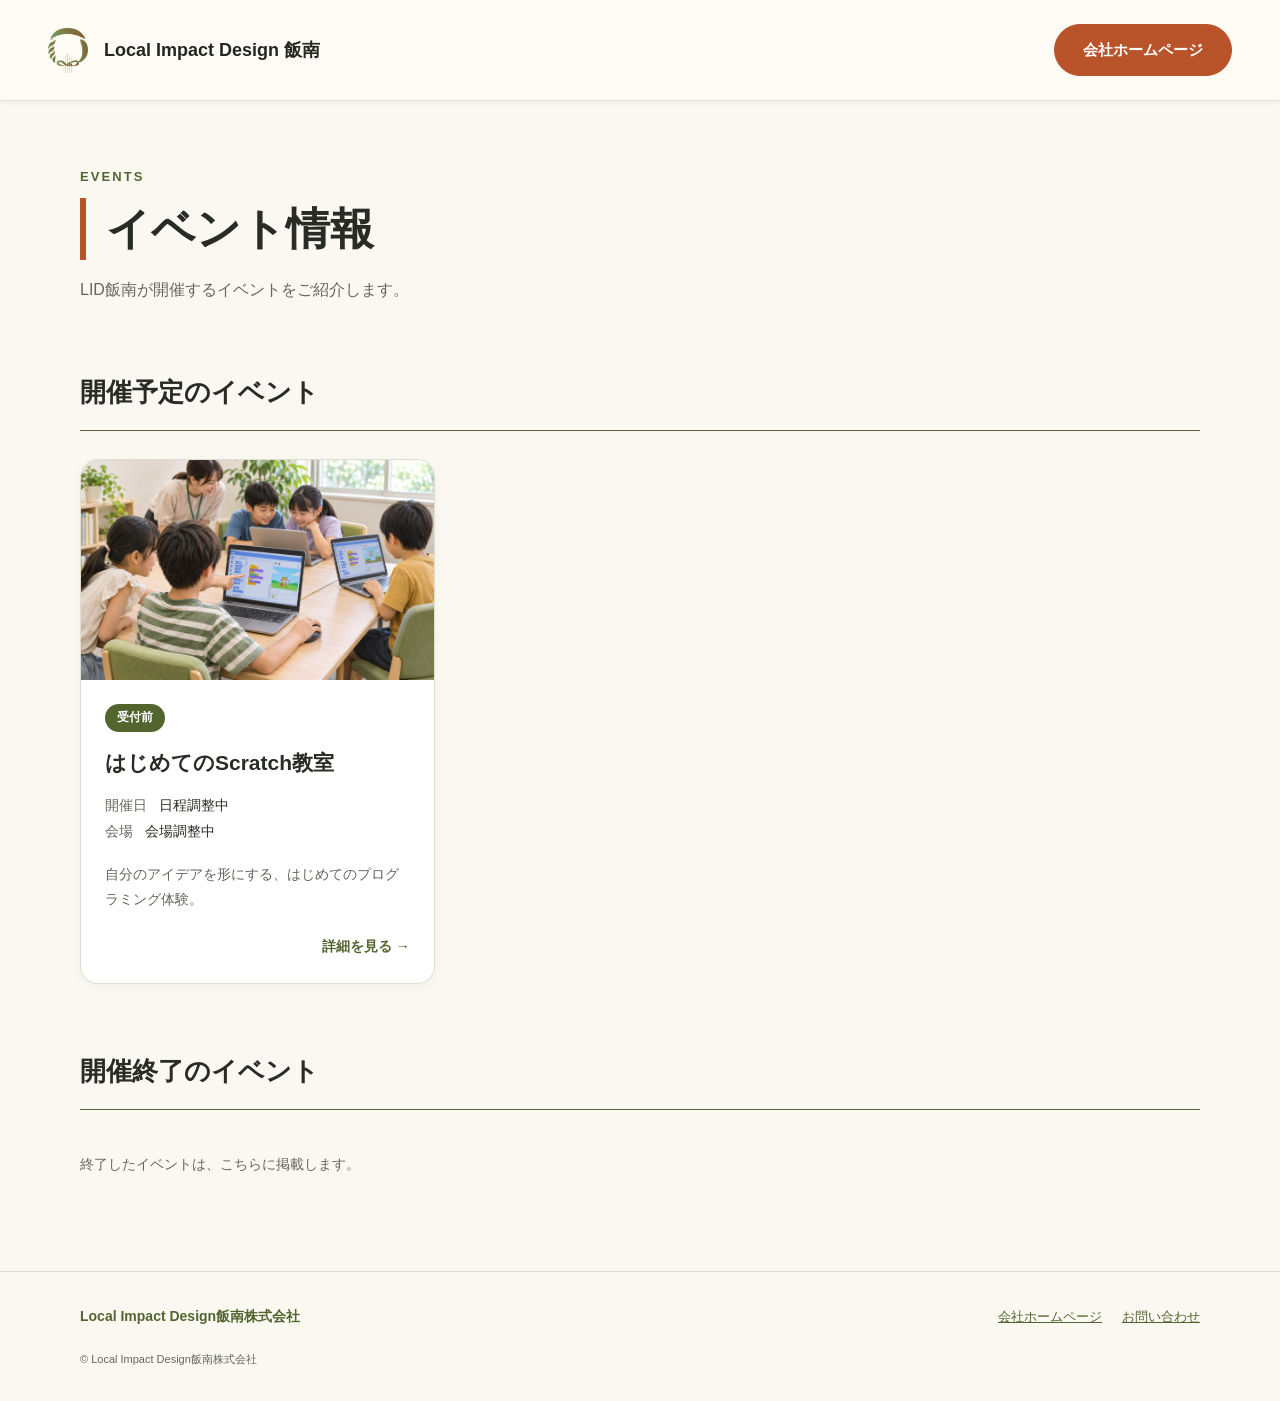
<file: index.html>
<!doctype html>
<html lang="ja">
<head>
  <meta charset="utf-8">
  <meta name="viewport" content="width=device-width, initial-scale=1">
  <meta name="description" content="LID飯南が開催するイベントをご紹介します。">
  <title>イベント情報 | Local Impact Design飯南</title>
  <link rel="stylesheet" href="./style.css?v=3">
  <link rel="stylesheet" href="./header.css?v=3">
  <script src="./script.js" defer></script>
</head>
<body>
  <header class="site-header">
    <div class="header-inner">
      <a class="brand" href="./index.html">
        <img class="brand-logo" src="./images/logo-mark.png" alt="" width="40" height="45">
        <span>Local Impact Design 飯南</span>
      </a>
      <a class="company-button" href="https://lid-iinan.com/">会社ホームページ</a>
    </div>
  </header>
  <main class="container">
    <div class="intro">
      <p class="eyebrow">EVENTS</p>
      <h1>イベント情報</h1>
      <p>LID飯南が開催するイベントをご紹介します。</p>
    </div>
    <p id="message" role="status">イベント情報を読み込んでいます。</p>
    <noscript>
      <p>イベント一覧の表示にはJavaScriptが必要です。<a href="./events/2026/scratch-event/index.html">Scratch教室の詳細はこちら</a></p>
    </noscript>
    <section aria-labelledby="upcoming-title">
      <h2 id="upcoming-title">開催予定のイベント</h2>
      <div id="upcoming" class="grid"></div>
      <p id="upcoming-empty" hidden>現在、開催予定のイベントはありません。</p>
    </section>
    <section aria-labelledby="past-title">
      <h2 id="past-title">開催終了のイベント</h2>
      <div id="past" class="grid"></div>
      <p id="past-empty" hidden>終了したイベントは、こちらに掲載します。</p>
    </section>
  </main>
  <footer>
    <div class="container">
      <div class="footer-inner"><strong>Local Impact Design飯南株式会社</strong>
        <nav aria-label="関連リンク"><a href="https://lid-iinan.com/">会社ホームページ</a><a href="https://lid-iinan.com/contact.html">お問い合わせ</a></nav>
      </div><small>© Local Impact Design飯南株式会社</small>
    </div>
  </footer>
</body>
</html>
</file>
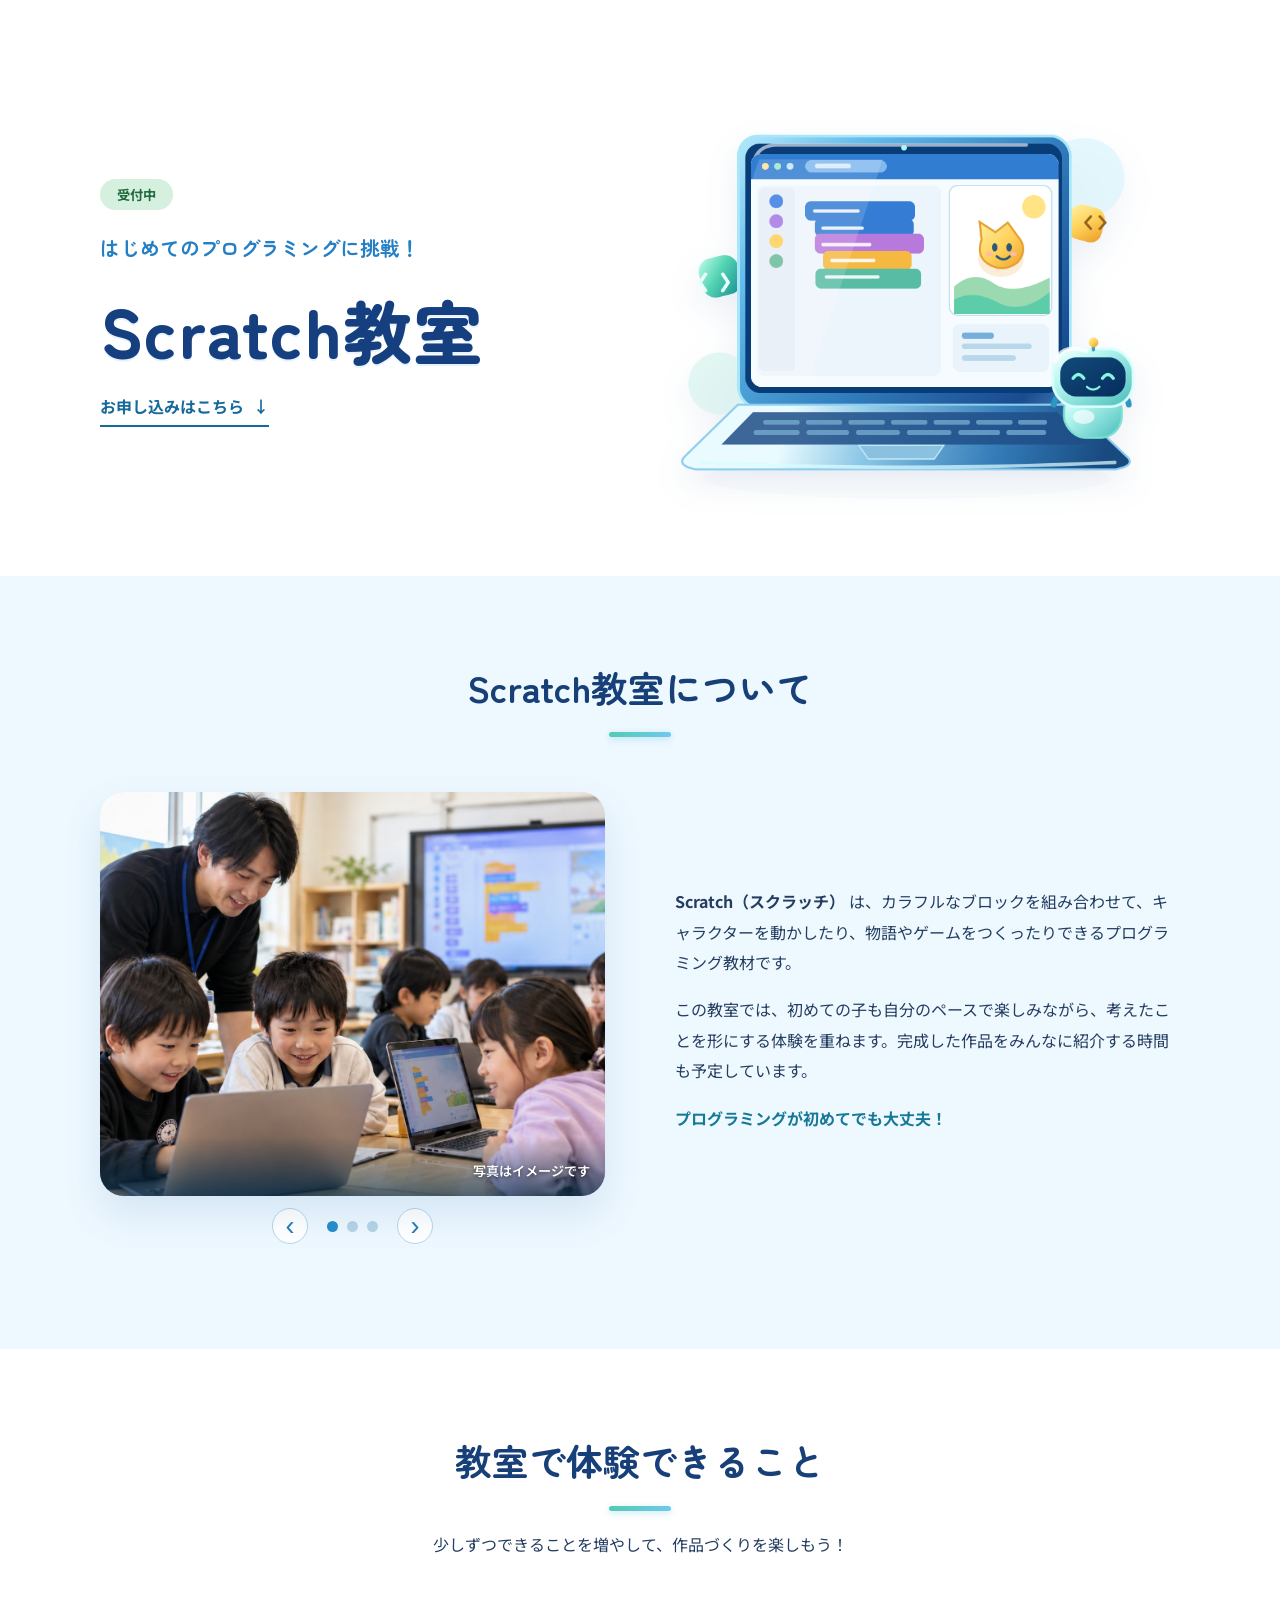
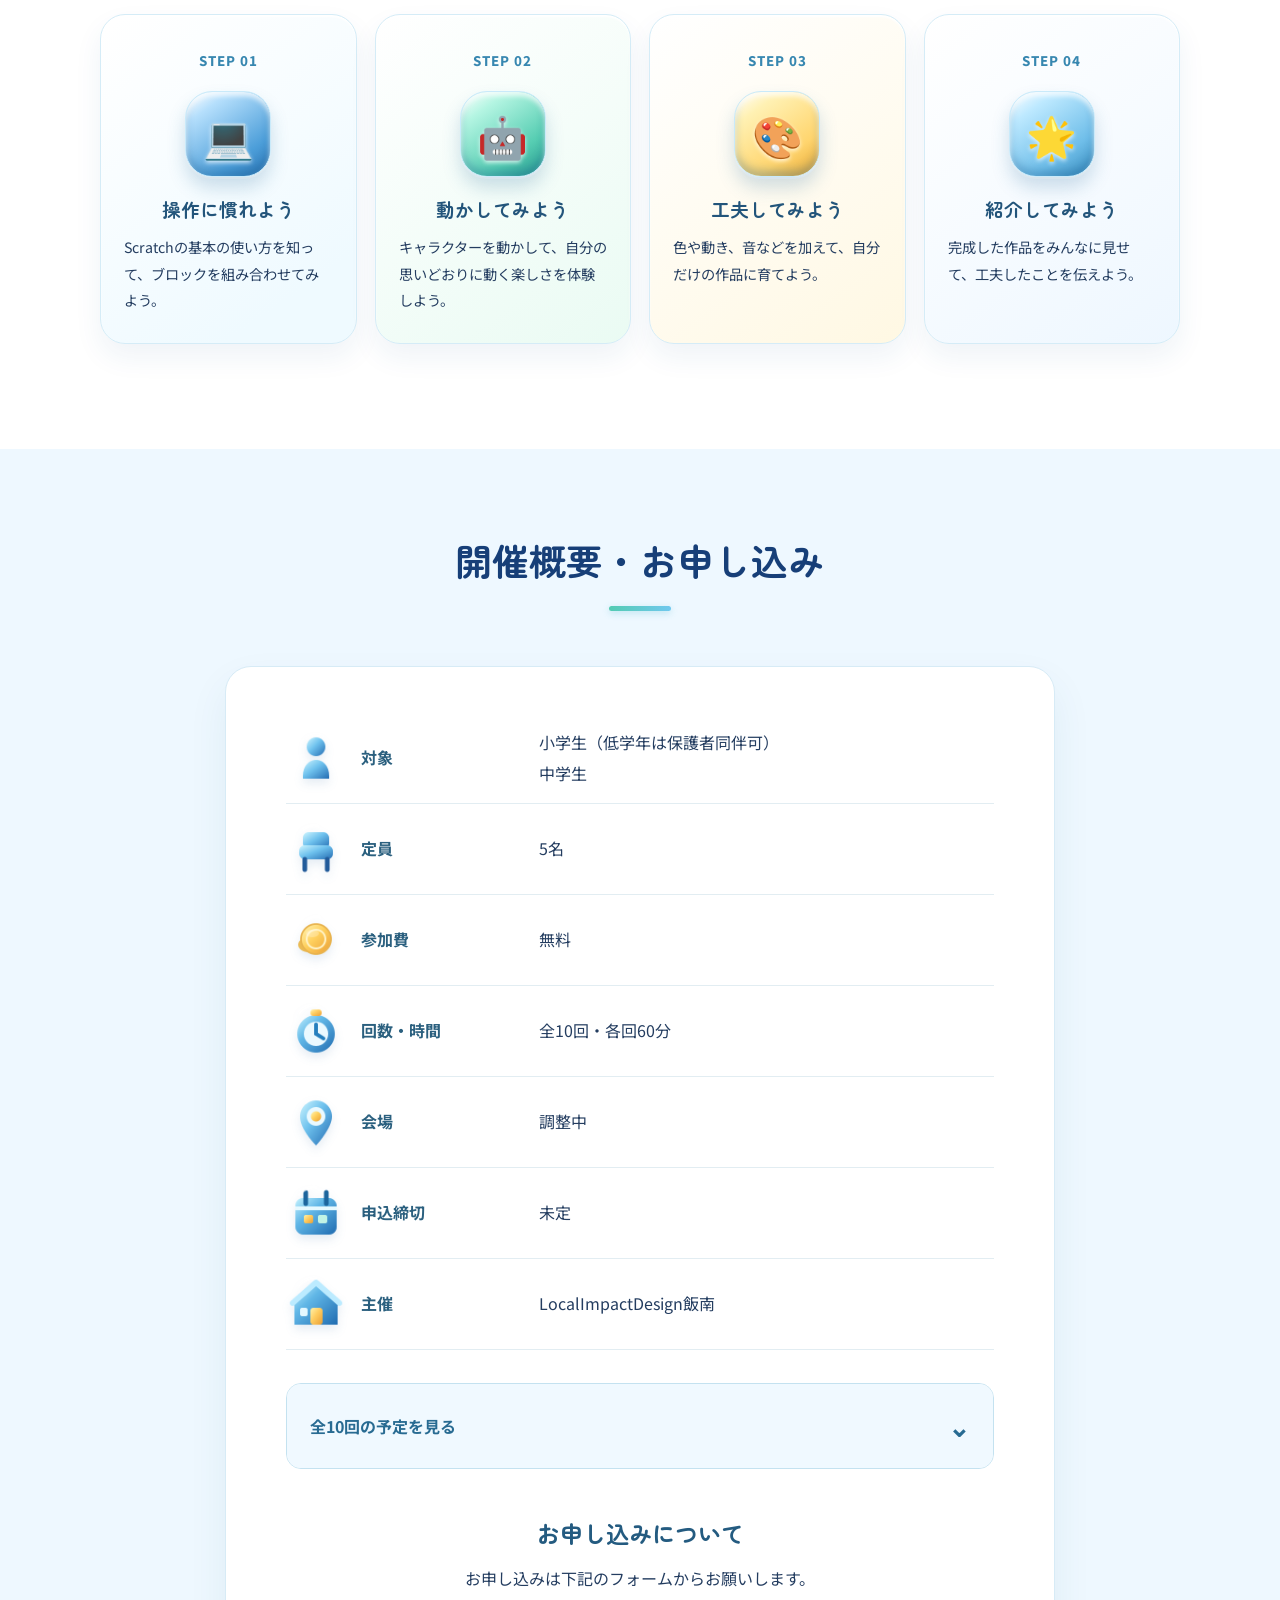
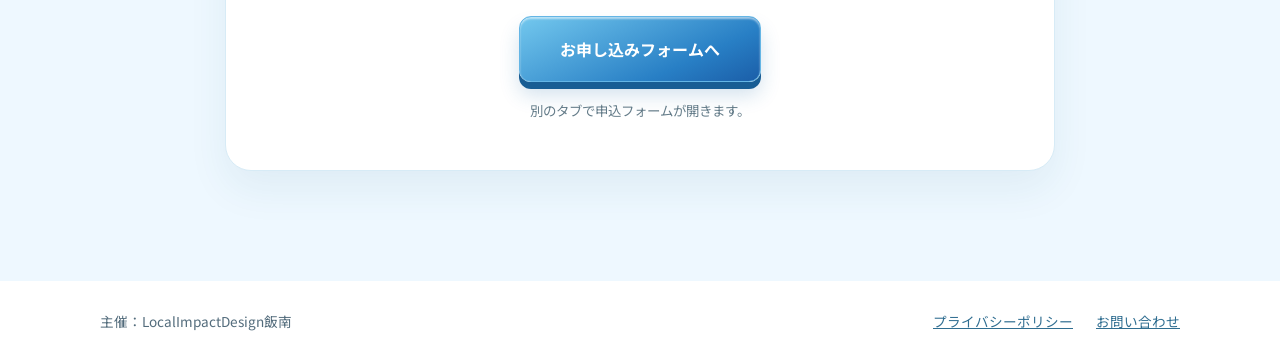
<file: events/2026/scratch-event/index.html>
<!DOCTYPE html>
<html lang="ja">
 <head>
  <meta charset="utf-8"/>
  <meta content="width=device-width, initial-scale=1" name="viewport"/>
  <meta content="#ffffff" name="theme-color"/>
  <meta content="飯南町の小学生向けScratch教室。はじめてのプログラミングに挑戦しよう！" name="description"/>
  <title>
   Scratch教室 | Local Impact Design飯南
  </title>
  <link rel="icon" type="image/x-icon" href="../../../favicon.ico">
  <link href="https://fonts.googleapis.com" rel="preconnect"/>
  <link crossorigin="" href="https://fonts.gstatic.com" rel="preconnect"/>
  <link href="https://fonts.googleapis.com/css2?family=Noto+Sans+JP:wght@400;500;600;700&amp;family=Zen+Maru+Gothic:wght@500;700;900&amp;display=swap" rel="stylesheet"/>
  <link href="style.css" rel="stylesheet"/>
  <script defer="" src="script.js">
  </script>
 </head>
 <body>
  <main>
   <section aria-labelledby="main-title" class="hero-section section-bg-white">
    <div class="content-container hero-content">
     <div class="hero-text">
      <span class="status-badge status-before" id="registration-badge">
       受付開始前
      </span>
      <p class="hero-catchphrase">
       はじめてのプログラミングに挑戦！
      </p>
      <h1 id="main-title">
       Scratch教室
      </h1>
      <a class="hero-registration-link" href="#registration">
       お申し込みはこちら
       <span aria-hidden="true">
        &darr;
       </span>
      </a>
     </div>
     <div class="hero-illustration-area">
      <img alt="Scratchのブロックプログラミング画面を大きく映した艶のあるノートPCと、小さなロボットのイラスト" class="hero-illustration" height="480" src="scratch.images/hero-laptop-3d.png" width="620"/>
     </div>
    </div>
   </section>
   <section aria-labelledby="about-title" class="content-section section-bg-light-blue">
    <div class="content-container">
     <div class="section-title-group">
      <h2 id="about-title">
       Scratch教室について
      </h2>
      <span aria-hidden="true" class="section-title-underline">
      </span>
     </div>
     <div class="scratch-about-content">
      <!-- 教室紹介スライド：教室イメージ2枚＋実際のScratch画面1枚 -->
      <div class="classroom-slideshow" aria-roledescription="カルーセル" aria-label="教室のイメージ画像">
       <div class="classroom-slideshow-viewport" id="classroom-slideshow-viewport">
        <figure class="classroom-slide classroom-slide--photo is-active" aria-hidden="false">
         <img src="scratch.images/classroom-together.jpg" alt="子どもたちがノートPCを囲んで楽しそうに学ぶ教室のイメージ" width="1440" height="983" loading="eager"/>
         <figcaption>写真はイメージです</figcaption>
        </figure>
        <figure class="classroom-slide classroom-slide--screenshot" aria-hidden="true">
         <img src="scratch.images/scratch-screen.png" alt="Scratchの実際の編集画面。左側に命令ブロック、右側に野球場で動く猫の作品を表示" width="1917" height="802" loading="eager"/>
         <figcaption>Scratchの操作画面</figcaption>
        </figure>
        <figure class="classroom-slide classroom-slide--photo" aria-hidden="true">
         <img src="scratch.images/classroom-collaboration.jpg" alt="子どもたちが相談しながらPCに向かう教室のイメージ" width="1408" height="995" loading="eager"/>
         <figcaption>写真はイメージです</figcaption>
        </figure>
       </div>
       <div class="classroom-slideshow-controls">
        <button type="button" class="classroom-slide-arrow" id="classroom-slide-prev" aria-label="前の画像へ">‹</button>
        <div class="classroom-slide-dots" aria-label="画像を切り替える">
         <button type="button" class="classroom-slide-dot is-active" aria-label="1枚目の画像" aria-current="true" data-slide="0"></button>
         <button type="button" class="classroom-slide-dot" aria-label="2枚目の画像" data-slide="1"></button>
         <button type="button" class="classroom-slide-dot" aria-label="3枚目の画像" data-slide="2"></button>
        </div>
        <button type="button" class="classroom-slide-arrow" id="classroom-slide-next" aria-label="次の画像へ">›</button>
       </div>
      </div>
      <div class="scratch-about-text">
       <p>
        <strong>
         Scratch（スクラッチ）
        </strong>
        は、カラフルなブロックを組み合わせて、キャラクターを動かしたり、物語やゲームをつくったりできるプログラミング教材です。
       </p>
       <p>
        この教室では、初めての子も自分のペースで楽しみながら、考えたことを形にする体験を重ねます。完成した作品をみんなに紹介する時間も予定しています。
       </p>
       <p class="scratch-about-note">
        プログラミングが初めてでも大丈夫！
       </p>
      </div>
     </div>
    </div>
   </section>
   <section aria-labelledby="experience-title" class="content-section section-bg-white">
    <div class="content-container">
     <div class="section-title-group">
      <h2 id="experience-title">
       教室で体験できること
      </h2>
      <span aria-hidden="true" class="section-title-underline">
      </span>
      <p>
       少しずつできることを増やして、作品づくりを楽しもう！
      </p>
     </div>
     <div class="learning-steps-grid">
      <article class="learning-step-card">
       <span class="learning-step-number">
        STEP 01
       </span>
       <span aria-hidden="true" class="learning-step-illustration icon-laptop">
        💻
       </span>
       <h3>
        操作に慣れよう
       </h3>
       <p>
        Scratchの基本の使い方を知って、ブロックを組み合わせてみよう。
       </p>
      </article>
      <article class="learning-step-card">
       <span class="learning-step-number">
        STEP 02
       </span>
       <span aria-hidden="true" class="learning-step-illustration icon-bot">
        🤖
       </span>
       <h3>
        動かしてみよう
       </h3>
       <p>
        キャラクターを動かして、自分の思いどおりに動く楽しさを体験しよう。
       </p>
      </article>
      <article class="learning-step-card">
       <span class="learning-step-number">
        STEP 03
       </span>
       <span aria-hidden="true" class="learning-step-illustration icon-art">
        🎨
       </span>
       <h3>
        工夫してみよう
       </h3>
       <p>
        色や動き、音などを加えて、自分だけの作品に育てよう。
       </p>
      </article>
      <article class="learning-step-card">
       <span class="learning-step-number">
        STEP 04
       </span>
       <span aria-hidden="true" class="learning-step-illustration icon-star">
        🌟
       </span>
       <h3>
        紹介してみよう
       </h3>
       <p>
        完成した作品をみんなに見せて、工夫したことを伝えよう。
       </p>
      </article>
     </div>
    </div>
   </section>
   <section aria-labelledby="registration-title" class="content-section section-bg-light-blue event-registration-section" id="registration">
    <div class="content-container">
     <div class="section-title-group">
      <h2 id="registration-title">
       開催概要・お申し込み
      </h2>
      <span aria-hidden="true" class="section-title-underline">
      </span>
     </div>
     <div class="event-details-panel">
      <dl class="event-details-list">
       <div class="event-details-item">
        <dt>
         <img alt="" aria-hidden="true" class="event-details-icon" height="60" src="scratch.images/info-audience.png" width="60"/>
         対象
        </dt>
        <dd id="info-audience">
         小学生（低学年は保護者同伴可）<br>
         中学生
        </dd>
       </div>
       <div class="event-details-item">
        <dt>
         <img alt="" aria-hidden="true" class="event-details-icon" height="60" src="scratch.images/info-capacity.png" width="60"/>
         定員
        </dt>
        <dd id="info-capacity">
         5名
        </dd>
       </div>
       <div class="event-details-item">
        <dt>
         <img alt="" aria-hidden="true" class="event-details-icon" height="60" src="scratch.images/info-fee.png" width="60"/>
         参加費
        </dt>
        <dd id="info-fee">
         無料
        </dd>
       </div>
       <div class="event-details-item">
        <dt>
         <img alt="" aria-hidden="true" class="event-details-icon" height="60" src="scratch.images/info-duration.png" width="60"/>
         回数・時間
        </dt>
        <dd id="info-duration">
         全10回・各回60分
        </dd>
       </div>
       <div class="event-details-item">
        <dt>
         <img alt="" aria-hidden="true" class="event-details-icon" height="60" src="scratch.images/info-venue.png" width="60"/>
         会場
        </dt>
        <dd id="info-venue">
         調整中
        </dd>
       </div>
       <div class="event-details-item">
        <dt>
         <img alt="" aria-hidden="true" class="event-details-icon" height="60" src="scratch.images/info-deadline.png" width="60"/>
         申込締切
        </dt>
        <dd id="info-deadline">
         未定
        </dd>
       </div>
       <div class="event-details-item">
        <dt>
         <img alt="" aria-hidden="true" class="event-details-icon" height="60" src="scratch.images/info-organizer.png" width="60"/>
         主催
        </dt>
        <dd id="info-organizer">
         LocalImpactDesign飯南
        </dd>
       </div>
      </dl>
      <details class="course-schedule">
       <summary>
        全10回の予定を見る
        <span aria-hidden="true" class="chevron">
         ⌄
        </span>
       </summary>
       <ol class="course-schedule-list">
        <li>
         <span class="course-schedule-date">
          日程調整中
         </span>
         第1回　Scratchで自己紹介！
        </li>
        <li>
         <span class="course-schedule-date">
          日程調整中
         </span>
         第2回　みんなでダンス大会！
        </li>
        <li>
         <span class="course-schedule-date">
          日程調整中
         </span>
         第3回　水族館をつくろう！
        </li>
        <li>
         <span class="course-schedule-date">
          日程調整中
         </span>
         第4回　迷路で大冒険！
        </li>
        <li>
         <span class="course-schedule-date">
          日程調整中
         </span>
         第5回　上手にとれるかな？キャッチボールゲーム！
        </li>
        <li>
         <span class="course-schedule-date">
          日程調整中
         </span>
         第6回　敵をよけて！ドキドキゲーム！
        </li>
        <li>
         <span class="course-schedule-date">
          日程調整中
         </span>
         第7回　全問正解を目指せ！クイズゲーム！
        </li>
        <li>
         <span class="course-schedule-date">
          日程調整中
         </span>
         第8回　オリジナルの作品をつくろう！part1
        </li>
        <li>
         <span class="course-schedule-date">
          日程調整中
         </span>
         第9回　オリジナルの作品をつくろう！part2
        </li>
        <li>
         <span class="course-schedule-date">
          日程調整中
         </span>
         第10回　みんなで作品発表会！
        </li>
       </ol>
       <p class="course-schedule-note">
        ※各回の内容は変更となる場合があります。
       </p>
      </details>
      <div aria-live="polite" class="application-area">
       <p class="application-heading">
        お申し込みについて
       </p>
       <p class="application-message" id="registration-message">
        お申し込みの受付開始まで、もう少しお待ちください。
       </p>
       <div id="registration-control">
        <span aria-disabled="true" class="disabled-cta">
         申込フォーム準備中
        </span>
       </div>
       <p class="application-external-note" hidden="" id="external-note">
        別のタブで申込フォームが開きます。
       </p>
      </div>
     </div>
    </div>
   </section>
  </main>
  <footer class="site-footer">
   <div class="content-container site-footer-content">
    <p>
     主催：LocalImpactDesign飯南
    </p>
    <div class="site-footer-links">
     <a href="privacy/index.html">プライバシーポリシー</a>
     <a href="https://lid-iinan.com/contact.html" rel="noopener noreferrer" target="_blank">
      お問い合わせ
     </a>
    </div>
   </div>
  </footer>
 </body>
</html>
</file>
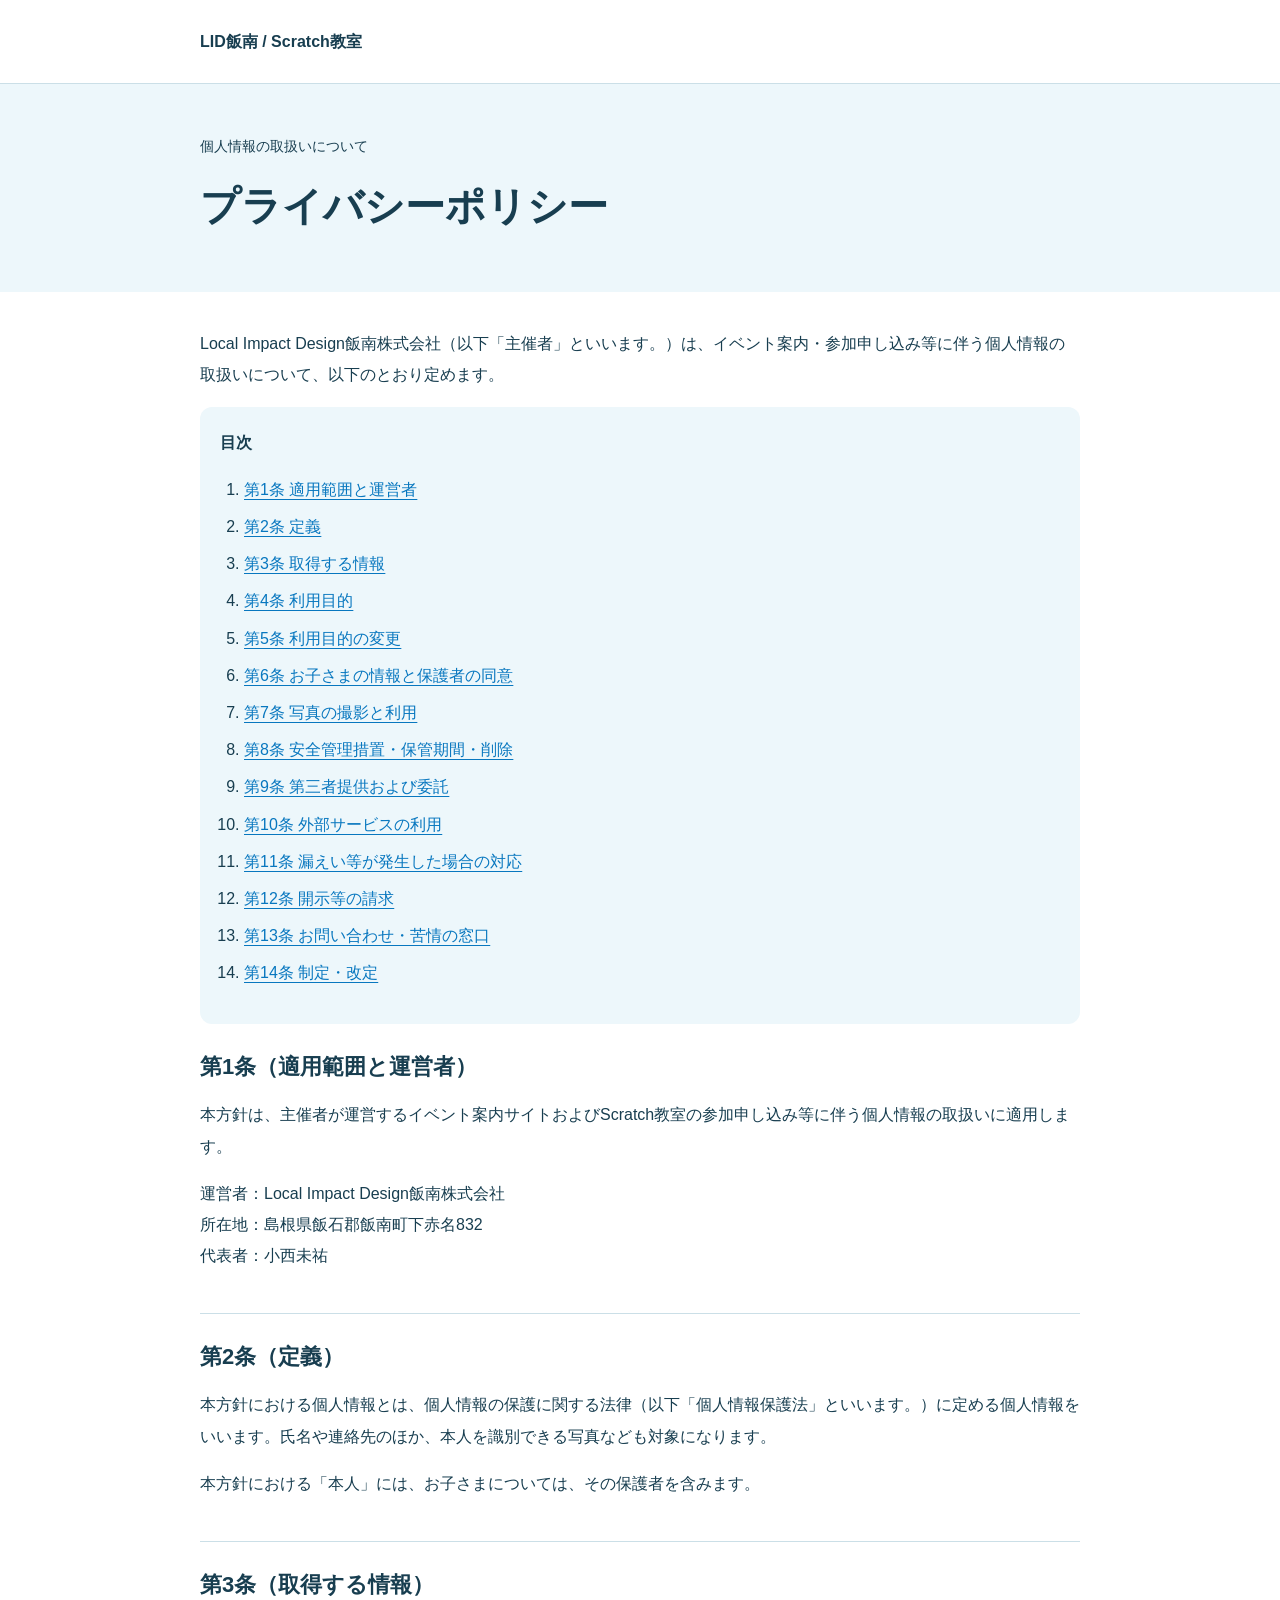
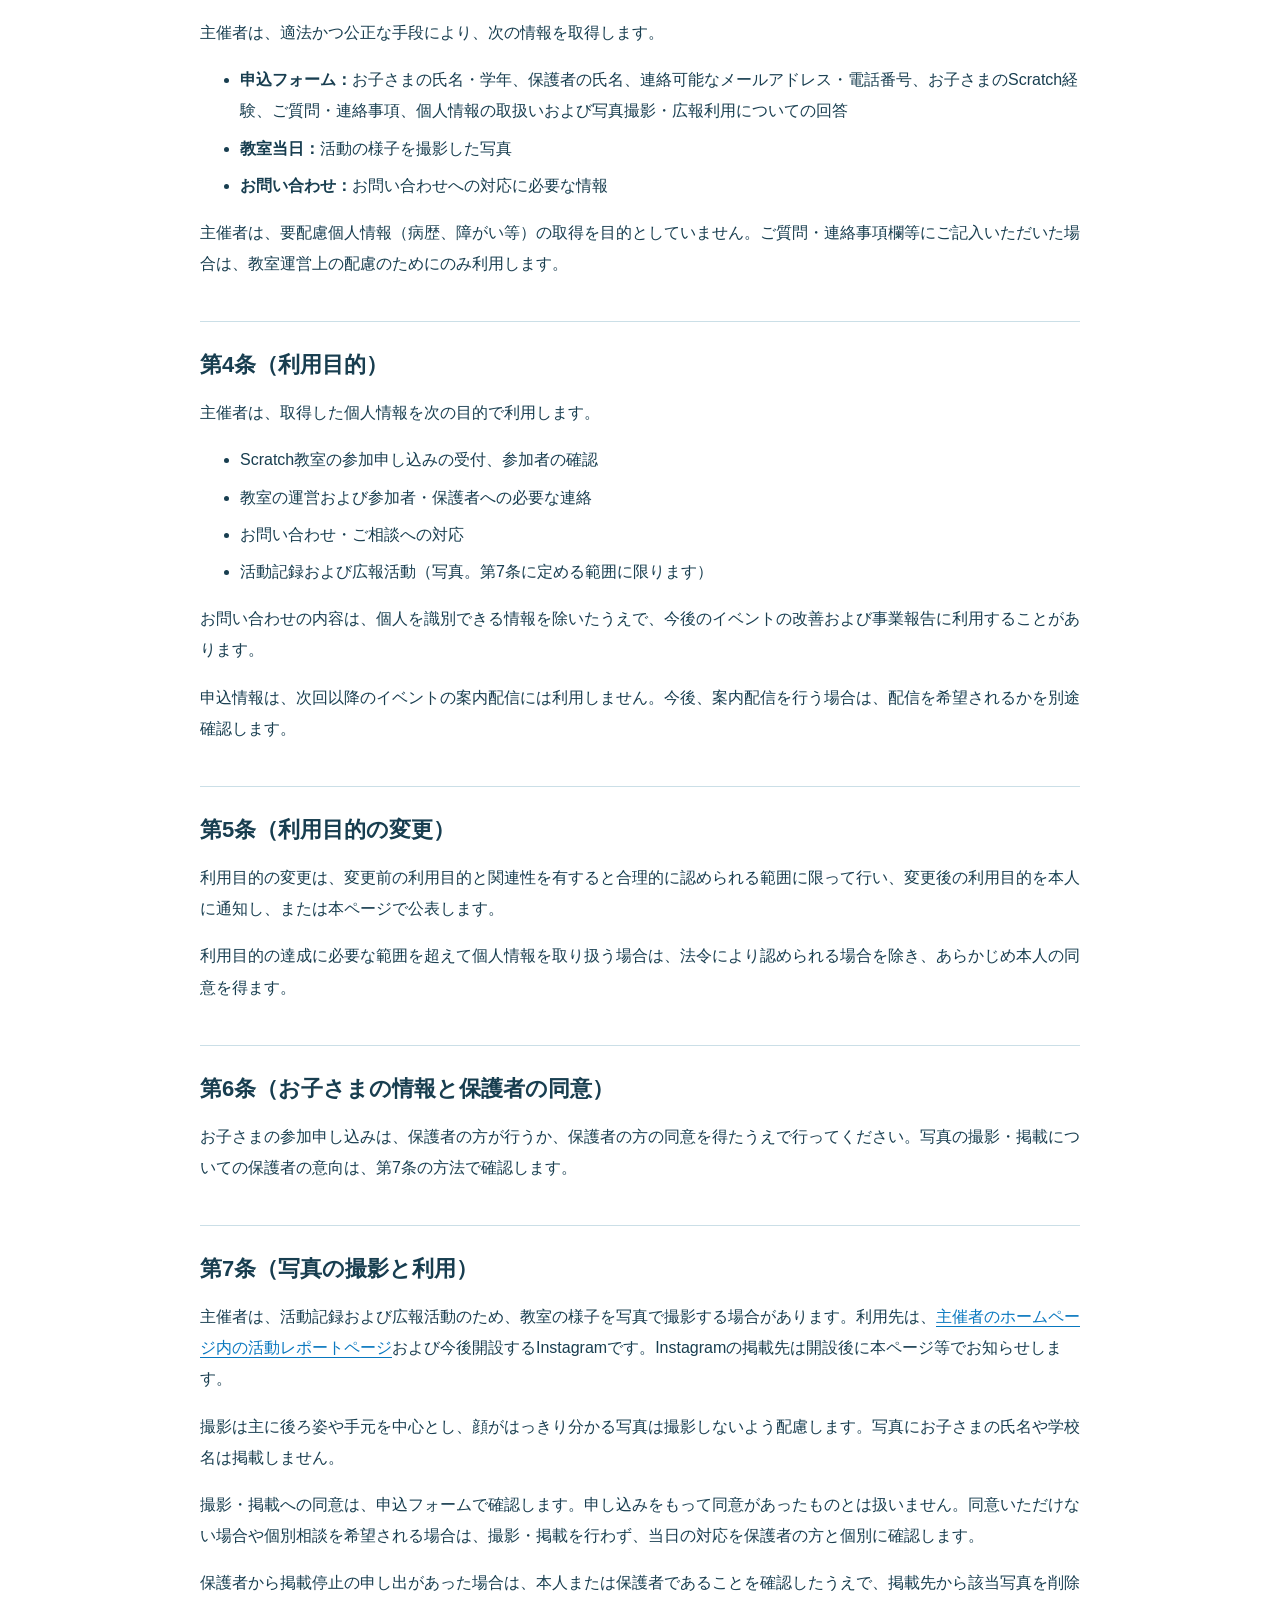
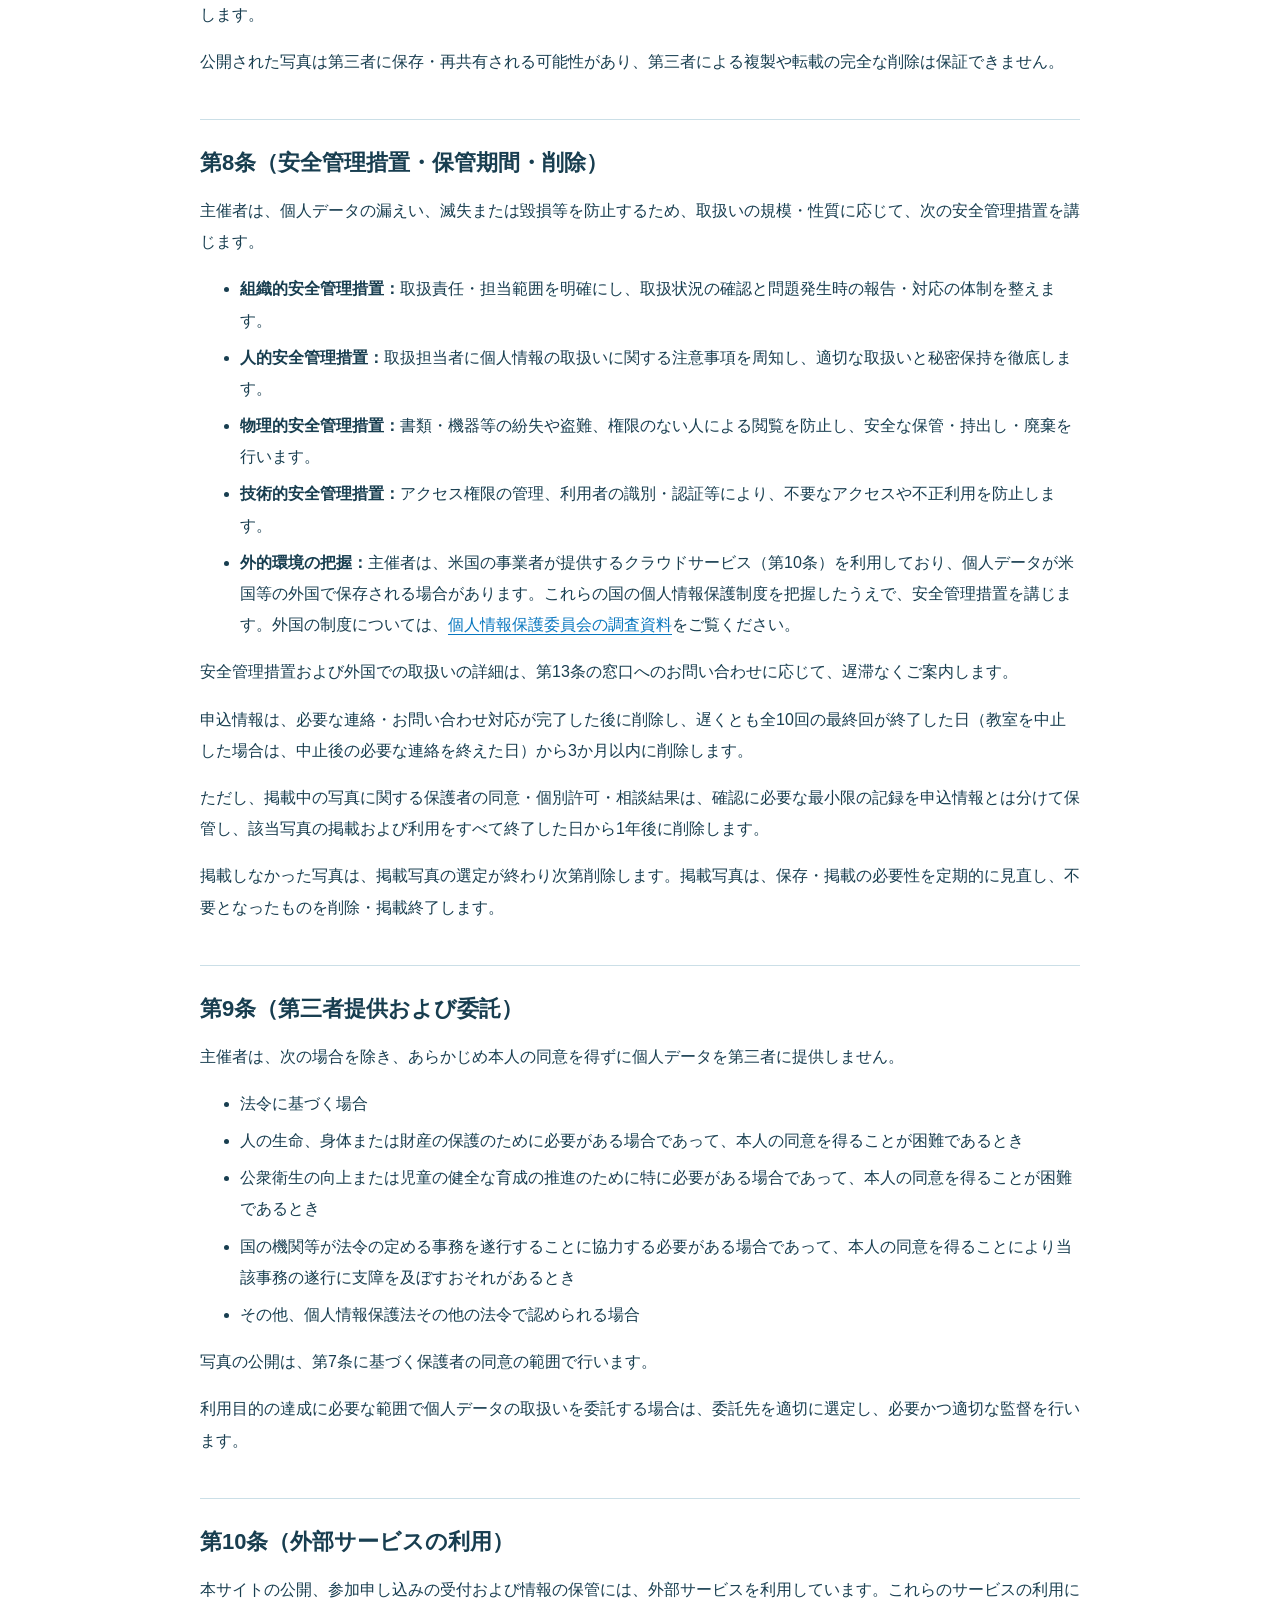
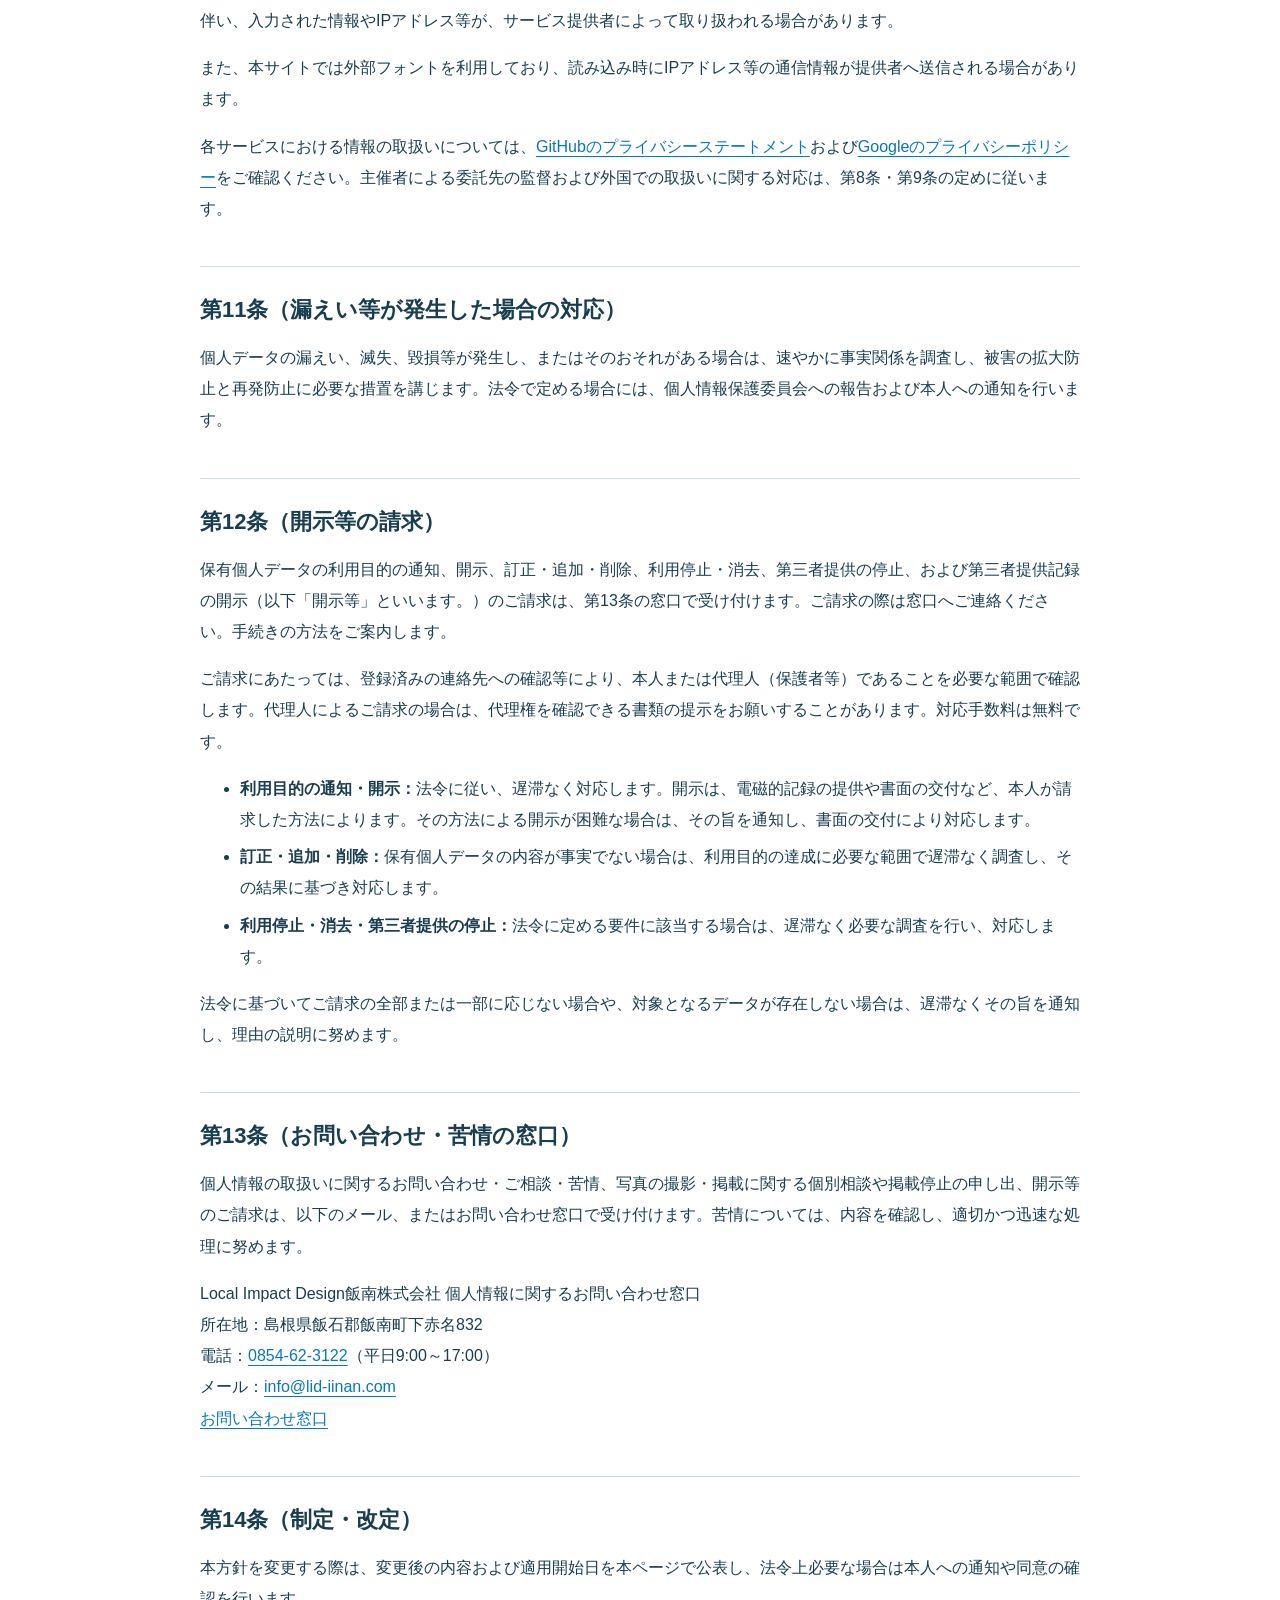
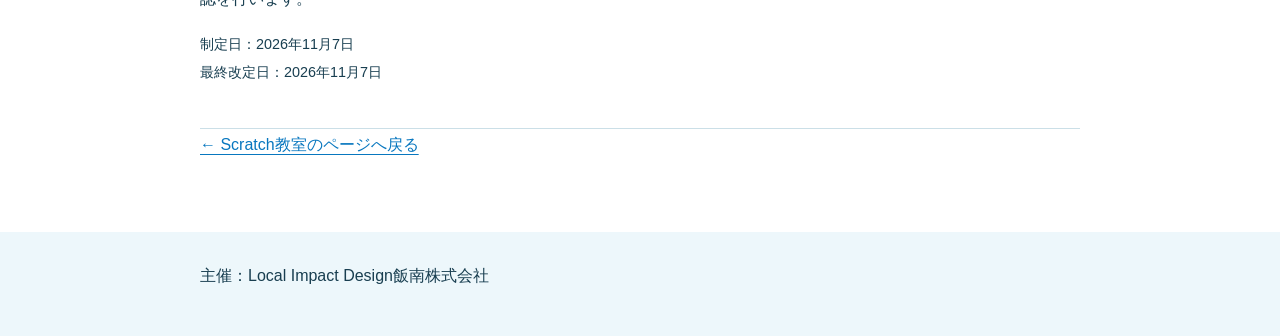
<file: events/2026/scratch-event/privacy/index.html>
<!doctype html>
<html lang="ja">
<head>
  <meta charset="utf-8">
  <meta name="viewport" content="width=device-width, initial-scale=1">
  <meta name="description" content="LID飯南のイベント案内およびScratch教室における個人情報と活動写真の取扱いについて。">
  <title>プライバシーポリシー | LID飯南</title>
  <link rel="stylesheet" href="policy.css">
  <link rel="icon" type="image/x-icon" href="../favicon.ico">
</head>
<body>
  <a class="policy-skip" href="#main">本文へ</a>
  <header class="policy-header">
    <div class="policy-wrap">
      <a class="policy-brand" href="../index.html">LID飯南 / Scratch教室</a>
    </div>
  </header>
  <main id="main">
    <div class="policy-hero">
      <div class="policy-wrap">
        <p class="policy-meta">個人情報の取扱いについて</p>
        <h1>プライバシーポリシー</h1>
      </div>
    </div>
    <div class="policy-wrap policy-body">
      <p>Local Impact Design飯南株式会社（以下「主催者」といいます。）は、イベント案内・参加申し込み等に伴う個人情報の取扱いについて、以下のとおり定めます。</p>
      <nav class="policy-toc" aria-label="このページの目次">
        <strong>目次</strong>
        <ol>
          <li><a href="#scope">第1条 適用範囲と運営者</a></li>
          <li><a href="#definition">第2条 定義</a></li>
          <li><a href="#collection">第3条 取得する情報</a></li>
          <li><a href="#purpose">第4条 利用目的</a></li>
          <li><a href="#purpose-change">第5条 利用目的の変更</a></li>
          <li><a href="#children">第6条 お子さまの情報と保護者の同意</a></li>
          <li><a href="#photos">第7条 写真の撮影と利用</a></li>
          <li><a href="#storage">第8条 安全管理措置・保管期間・削除</a></li>
          <li><a href="#sharing">第9条 第三者提供および委託</a></li>
          <li><a href="#services">第10条 外部サービスの利用</a></li>
          <li><a href="#incident">第11条 漏えい等が発生した場合の対応</a></li>
          <li><a href="#requests">第12条 開示等の請求</a></li>
          <li><a href="#contact">第13条 お問い合わせ・苦情の窓口</a></li>
          <li><a href="#revision">第14条 制定・改定</a></li>
        </ol>
      </nav>

      <section id="scope" aria-labelledby="scope-title">
        <h2 id="scope-title">第1条（適用範囲と運営者）</h2>
        <p>本方針は、主催者が運営するイベント案内サイトおよびScratch教室の参加申し込み等に伴う個人情報の取扱いに適用します。</p>
        <p>運営者：Local Impact Design飯南株式会社<br>所在地：島根県飯石郡飯南町下赤名832<br>代表者：小西未祐</p>
      </section>

      <section id="definition" aria-labelledby="definition-title">
        <h2 id="definition-title">第2条（定義）</h2>
        <p>本方針における個人情報とは、個人情報の保護に関する法律（以下「個人情報保護法」といいます。）に定める個人情報をいいます。氏名や連絡先のほか、本人を識別できる写真なども対象になります。</p>
        <p>本方針における「本人」には、お子さまについては、その保護者を含みます。</p>
      </section>

      <section id="collection" aria-labelledby="collection-title">
        <h2 id="collection-title">第3条（取得する情報）</h2>
        <p>主催者は、適法かつ公正な手段により、次の情報を取得します。</p>
        <ul>
          <li><strong>申込フォーム：</strong>お子さまの氏名・学年、保護者の氏名、連絡可能なメールアドレス・電話番号、お子さまのScratch経験、ご質問・連絡事項、個人情報の取扱いおよび写真撮影・広報利用についての回答</li>
          <li><strong>教室当日：</strong>活動の様子を撮影した写真</li>
          <li><strong>お問い合わせ：</strong>お問い合わせへの対応に必要な情報</li>
        </ul>
        <p>主催者は、要配慮個人情報（病歴、障がい等）の取得を目的としていません。ご質問・連絡事項欄等にご記入いただいた場合は、教室運営上の配慮のためにのみ利用します。</p>
      </section>

      <section id="purpose" aria-labelledby="purpose-title">
        <h2 id="purpose-title">第4条（利用目的）</h2>
        <p>主催者は、取得した個人情報を次の目的で利用します。</p>
        <ul>
          <li>Scratch教室の参加申し込みの受付、参加者の確認</li>
          <li>教室の運営および参加者・保護者への必要な連絡</li>
          <li>お問い合わせ・ご相談への対応</li>
          <li>活動記録および広報活動（写真。第7条に定める範囲に限ります）</li>
        </ul>
        <p>お問い合わせの内容は、個人を識別できる情報を除いたうえで、今後のイベントの改善および事業報告に利用することがあります。</p>
        <p>申込情報は、次回以降のイベントの案内配信には利用しません。今後、案内配信を行う場合は、配信を希望されるかを別途確認します。</p>
      </section>

      <section id="purpose-change" aria-labelledby="purpose-change-title">
        <h2 id="purpose-change-title">第5条（利用目的の変更）</h2>
        <p>利用目的の変更は、変更前の利用目的と関連性を有すると合理的に認められる範囲に限って行い、変更後の利用目的を本人に通知し、または本ページで公表します。</p>
        <p>利用目的の達成に必要な範囲を超えて個人情報を取り扱う場合は、法令により認められる場合を除き、あらかじめ本人の同意を得ます。</p>
      </section>

      <section id="children" aria-labelledby="children-title">
        <h2 id="children-title">第6条（お子さまの情報と保護者の同意）</h2>
        <p>お子さまの参加申し込みは、保護者の方が行うか、保護者の方の同意を得たうえで行ってください。写真の撮影・掲載についての保護者の意向は、第7条の方法で確認します。</p>
      </section>

      <section id="photos" aria-labelledby="photos-title">
        <h2 id="photos-title">第7条（写真の撮影と利用）</h2>
        <p>主催者は、活動記録および広報活動のため、教室の様子を写真で撮影する場合があります。利用先は、<a href="https://lid-iinan.com/reports.html">主催者のホームページ内の活動レポートページ</a>および今後開設するInstagramです。Instagramの掲載先は開設後に本ページ等でお知らせします。</p>
        <p>撮影は主に後ろ姿や手元を中心とし、顔がはっきり分かる写真は撮影しないよう配慮します。写真にお子さまの氏名や学校名は掲載しません。</p>
        <p>撮影・掲載への同意は、申込フォームで確認します。申し込みをもって同意があったものとは扱いません。同意いただけない場合や個別相談を希望される場合は、撮影・掲載を行わず、当日の対応を保護者の方と個別に確認します。</p>
        <p>保護者から掲載停止の申し出があった場合は、本人または保護者であることを確認したうえで、掲載先から該当写真を削除します。</p>
        <p>公開された写真は第三者に保存・再共有される可能性があり、第三者による複製や転載の完全な削除は保証できません。</p>
      </section>

      <section id="storage" aria-labelledby="storage-title">
        <h2 id="storage-title">第8条（安全管理措置・保管期間・削除）</h2>
        <p>主催者は、個人データの漏えい、滅失または毀損等を防止するため、取扱いの規模・性質に応じて、次の安全管理措置を講じます。</p>
        <ul>
          <li><strong>組織的安全管理措置：</strong>取扱責任・担当範囲を明確にし、取扱状況の確認と問題発生時の報告・対応の体制を整えます。</li>
          <li><strong>人的安全管理措置：</strong>取扱担当者に個人情報の取扱いに関する注意事項を周知し、適切な取扱いと秘密保持を徹底します。</li>
          <li><strong>物理的安全管理措置：</strong>書類・機器等の紛失や盗難、権限のない人による閲覧を防止し、安全な保管・持出し・廃棄を行います。</li>
          <li><strong>技術的安全管理措置：</strong>アクセス権限の管理、利用者の識別・認証等により、不要なアクセスや不正利用を防止します。</li>
          <li><strong>外的環境の把握：</strong>主催者は、米国の事業者が提供するクラウドサービス（第10条）を利用しており、個人データが米国等の外国で保存される場合があります。これらの国の個人情報保護制度を把握したうえで、安全管理措置を講じます。外国の制度については、<a href="https://www.ppc.go.jp/personalinfo/legal/kaiseihogohou/#gaikoku">個人情報保護委員会の調査資料</a>をご覧ください。</li>
        </ul>
        <p>安全管理措置および外国での取扱いの詳細は、第13条の窓口へのお問い合わせに応じて、遅滞なくご案内します。</p>
        <p>申込情報は、必要な連絡・お問い合わせ対応が完了した後に削除し、遅くとも全10回の最終回が終了した日（教室を中止した場合は、中止後の必要な連絡を終えた日）から3か月以内に削除します。</p>
        <p>ただし、掲載中の写真に関する保護者の同意・個別許可・相談結果は、確認に必要な最小限の記録を申込情報とは分けて保管し、該当写真の掲載および利用をすべて終了した日から1年後に削除します。</p>
        <p>掲載しなかった写真は、掲載写真の選定が終わり次第削除します。掲載写真は、保存・掲載の必要性を定期的に見直し、不要となったものを削除・掲載終了します。</p>
      </section>

      <section id="sharing" aria-labelledby="sharing-title">
        <h2 id="sharing-title">第9条（第三者提供および委託）</h2>
        <p>主催者は、次の場合を除き、あらかじめ本人の同意を得ずに個人データを第三者に提供しません。</p>
        <ul>
          <li>法令に基づく場合</li>
          <li>人の生命、身体または財産の保護のために必要がある場合であって、本人の同意を得ることが困難であるとき</li>
          <li>公衆衛生の向上または児童の健全な育成の推進のために特に必要がある場合であって、本人の同意を得ることが困難であるとき</li>
          <li>国の機関等が法令の定める事務を遂行することに協力する必要がある場合であって、本人の同意を得ることにより当該事務の遂行に支障を及ぼすおそれがあるとき</li>
          <li>その他、個人情報保護法その他の法令で認められる場合</li>
        </ul>
        <p>写真の公開は、第7条に基づく保護者の同意の範囲で行います。</p>
        <p>利用目的の達成に必要な範囲で個人データの取扱いを委託する場合は、委託先を適切に選定し、必要かつ適切な監督を行います。</p>
      </section>

      <section id="services" aria-labelledby="services-title">
        <h2 id="services-title">第10条（外部サービスの利用）</h2>
        <p>本サイトの公開、参加申し込みの受付および情報の保管には、外部サービスを利用しています。これらのサービスの利用に伴い、入力された情報やIPアドレス等が、サービス提供者によって取り扱われる場合があります。</p>
        <p>また、本サイトでは外部フォントを利用しており、読み込み時にIPアドレス等の通信情報が提供者へ送信される場合があります。</p>
        <p>各サービスにおける情報の取扱いについては、<a
            href="https://docs.github.com/en/site-policy/privacy-policies/github-general-privacy-statement">GitHubのプライバシーステートメント</a>および<a
            href="https://policies.google.com/privacy?hl=ja">Googleのプライバシーポリシー</a>をご確認ください。主催者による委託先の監督および外国での取扱いに関する対応は、第8条・第9条の定めに従います。
        </p>
      </section>

      <section id="incident" aria-labelledby="incident-title">
        <h2 id="incident-title">第11条（漏えい等が発生した場合の対応）</h2>
        <p>個人データの漏えい、滅失、毀損等が発生し、またはそのおそれがある場合は、速やかに事実関係を調査し、被害の拡大防止と再発防止に必要な措置を講じます。法令で定める場合には、個人情報保護委員会への報告および本人への通知を行います。</p>
      </section>

      <section id="requests" aria-labelledby="requests-title">
        <h2 id="requests-title">第12条（開示等の請求）</h2>
        <p>保有個人データの利用目的の通知、開示、訂正・追加・削除、利用停止・消去、第三者提供の停止、および第三者提供記録の開示（以下「開示等」といいます。）のご請求は、第13条の窓口で受け付けます。ご請求の際は窓口へご連絡ください。手続きの方法をご案内します。</p>
        <p>ご請求にあたっては、登録済みの連絡先への確認等により、本人または代理人（保護者等）であることを必要な範囲で確認します。代理人によるご請求の場合は、代理権を確認できる書類の提示をお願いすることがあります。対応手数料は無料です。</p>
        <ul>
          <li><strong>利用目的の通知・開示：</strong>法令に従い、遅滞なく対応します。開示は、電磁的記録の提供や書面の交付など、本人が請求した方法によります。その方法による開示が困難な場合は、その旨を通知し、書面の交付により対応します。</li>
          <li><strong>訂正・追加・削除：</strong>保有個人データの内容が事実でない場合は、利用目的の達成に必要な範囲で遅滞なく調査し、その結果に基づき対応します。</li>
          <li><strong>利用停止・消去・第三者提供の停止：</strong>法令に定める要件に該当する場合は、遅滞なく必要な調査を行い、対応します。</li>
        </ul>
        <p>法令に基づいてご請求の全部または一部に応じない場合や、対象となるデータが存在しない場合は、遅滞なくその旨を通知し、理由の説明に努めます。</p>
      </section>

      <section id="contact" aria-labelledby="contact-title">
        <h2 id="contact-title">第13条（お問い合わせ・苦情の窓口）</h2>
        <p>個人情報の取扱いに関するお問い合わせ・ご相談・苦情、写真の撮影・掲載に関する個別相談や掲載停止の申し出、開示等のご請求は、以下のメール、またはお問い合わせ窓口で受け付けます。苦情については、内容を確認し、適切かつ迅速な処理に努めます。</p>
        <p>Local Impact Design飯南株式会社 個人情報に関するお問い合わせ窓口<br>所在地：島根県飯石郡飯南町下赤名832<br>電話：<a href="tel:0854623122">0854-62-3122</a>（平日9:00～17:00）<br>メール：<a href="mailto:info@lid-iinan.com">info@lid-iinan.com</a><br><a href="https://lid-iinan.com/contact.html" target="_blank" rel="noopener noreferrer">お問い合わせ窓口</a></p>
      </section>

      <section id="revision" aria-labelledby="revision-title">
        <h2 id="revision-title">第14条（制定・改定）</h2>
        <p>本方針を変更する際は、変更後の内容および適用開始日を本ページで公表し、法令上必要な場合は本人への通知や同意の確認を行います。</p>
        <p class="policy-meta">制定日：2026年11月7日<br>最終改定日：2026年11月7日</p>
      </section>
      <p><a href="../">← Scratch教室のページへ戻る</a></p>
    </div>
  </main>
  <footer class="policy-footer">
    <div class="policy-wrap">
      <p>主催：Local Impact Design飯南株式会社</p>
    </div>
  </footer>
</body>
</html>
</file>
<file: style.css>
/* 基本カラー（サイト全体の色はここで変更） */
:root {
  --bg: #faf8f1;
  --green: #53652f;
  --orange: #b95329;
  --text: #292c25;
  --muted: #64675e;
  --border: #deded1
}

/* 共通設定 */
* {
  box-sizing: border-box
}

body {
  margin: 0;
  background: var(--bg);
  color: var(--text);
  font-family: "Hiragino Kaku Gothic ProN", "Yu Gothic", Meiryo, sans-serif;
  line-height: 1.8
}

a {
  color: inherit
}

.container {
  width: min(1120px, calc(100% - 48px));
  margin-inline: auto
}

/* ヘッダーの基本設定（最終的な調整は header.css） */
header {
  border-bottom: 1px solid var(--border)
}

.header-inner {
  min-height: 88px;
  display: flex;
  align-items: center;
  justify-content: space-between;
  gap: 24px
}

.header-inner>a {
  color: var(--green);
  font-size: 14px;
  text-underline-offset: 5px
}

.header-inner .brand {
  font-size: 18px;
  font-weight: 700;
  text-decoration: none
}

/* ページタイトル・紹介文 */
.intro {
  padding: 64px 0 48px
}

.intro>p:last-child {
  color: var(--muted)
}

.eyebrow {
  margin: 0 0 10px;
  color: var(--green);
  font-size: 13px;
  font-weight: 700;
  letter-spacing: .16em
}

h1 {
  margin: 0;
  padding-left: 20px;
  border-left: 6px solid var(--orange);
  font-size: clamp(30px, 5vw, 44px);
  line-height: 1.4
}

/* イベント一覧のセクション */
section {
  padding-bottom: 64px
}

h2 {
  margin: 0 0 28px;
  padding-bottom: 14px;
  border-bottom: 1px solid var(--green);
  font-size: clamp(21px, 3vw, 26px)
}

/* カードの並び方・間隔 */
.grid {
  display: grid;
  grid-template-columns: repeat(3, minmax(0, 1fr));
  gap: 28px
}

/* イベントカードの枠・背景・動き */
.card {
  display: flex;
  flex-direction: column;
  overflow: hidden;
  border: 1px solid var(--border);
  border-radius: 18px;
  background: #fff;
  text-decoration: none;
  box-shadow: 0 3px 10px rgb(35 45 20 / 4%);
  transition: transform .2s, box-shadow .2s
}

.card:hover {
  transform: translateY(-4px);
  box-shadow: 0 10px 24px rgb(35 45 20 / 10%)
}

a:focus-visible {
  outline: 3px solid var(--orange);
  outline-offset: 5px
}

/* カード画像・画像未設定時の表示 */
.thumbnail {
  aspect-ratio: 16/10;
  background: #e7eee0;
  color: var(--green);
  display: flex;
  align-items: center;
  justify-content: center;
  padding: 24px;
  text-align: center;
  font-size: 23px;
  font-weight: 700
}

.thumbnail img {
  display: block;
  width: 100%;
  height: 100%;
  object-fit: cover
}

.thumbnail:has(img) {
  padding: 0
}

/* カード内の文字・受付状況・開催情報 */
.body {
  display: flex;
  flex: 1;
  flex-direction: column;
  align-items: flex-start;
  padding: 24px
}

.badge {
  padding: 3px 12px;
  border-radius: 999px;
  background: var(--orange);
  color: #fff;
  font-size: 12px;
  font-weight: 700
}

.badge.closed {
  background: #686b61
}

.badge.preparing {
  background: var(--green)
}

h3 {
  margin: 14px 0;
  font-size: 21px;
  line-height: 1.6;
  overflow-wrap: anywhere
}

dl {
  margin: 0;
  font-size: 14px
}

dl>div {
  display: flex;
  gap: 12px
}

dt {
  flex-shrink: 0;
  color: var(--muted)
}

dd {
  margin: 0;
  overflow-wrap: anywhere
}

.description {
  margin: 18px 0 22px;
  color: var(--muted);
  font-size: 14px
}

.more {
  align-self: flex-end;
  margin-top: auto;
  color: var(--green);
  font-size: 14px;
  font-weight: 700
}

section>p,
#message {
  color: var(--muted);
  font-size: 14px
}

/* フッター */
footer {
  margin-top: 16px;
  padding: 32px 0;
  border-top: 1px solid var(--border)
}

.footer-inner {
  display: flex;
  align-items: center;
  justify-content: space-between;
  flex-wrap: wrap;
  gap: 16px 24px;
  font-size: 14px;
  color: var(--green)
}

footer nav {
  display: flex;
  flex-wrap: wrap;
  gap: 20px;
  font-size: 13px
}

small {
  display: block;
  margin-top: 20px;
  color: var(--muted);
  font-size: 11px
}

[hidden] {
  display: none !important
}

/* 画面幅・端末設定に合わせた表示調整 */
@media(max-width:960px) {
  .grid {
    grid-template-columns: repeat(2, minmax(0, 1fr))
  }

}

/* 画面幅・端末設定に合わせた表示調整 */
@media(max-width:600px) {
  .container {
    width: calc(100% - 36px)
  }

  .header-inner {
    min-height: 80px;
    flex-wrap: wrap;
    gap: 4px 16px;
    padding: 16px 0
  }

  .header-inner .brand {
    font-size: 15px
  }

  .header-inner>a {
    font-size: 12px
  }

  .intro {
    padding: 40px 0 36px
  }

  .grid {
    grid-template-columns: 1fr
  }

  section {
    padding-bottom: 44px
  }

  .body {
    padding: 22px
  }

}

/* 画面幅・端末設定に合わせた表示調整 */
@media(prefers-reduced-motion:reduce) {
  .card {
    transition: none
  }

  .card:hover {
    transform: none
  }

}

header {
  background: #fffcf5
}

.header-inner {
  width: calc(100% - 64px);
  max-width: 1600px;
  margin-inline: auto;
  min-height: 104px;
  padding-block: 20px
}

.header-inner .brand {
  display: inline-flex;
  align-items: center;
  gap: 16px;
  color: #24271f;
  font-size: 18px;
  line-height: 1.5;
  flex-shrink: 0
}

.brand-logo {
  display: block;
  width: 40px;
  height: 45px;
  object-fit: contain;
  flex-shrink: 0
}

.header-inner .company-button {
  display: inline-flex;
  align-items: center;
  justify-content: center;
  min-height: 52px;
  padding: 12px 26px;
  border-radius: 999px;
  background: var(--orange);
  color: #fff;
  text-decoration: none;
  font-size: 15px;
  font-weight: 700;
  line-height: 1.5;
  white-space: nowrap;
  transition: background .2s
}

.company-button:hover {
  background: #9e4320
}

/* 画面幅・端末設定に合わせた表示調整 */
@media(max-width:600px) {
  .header-inner {
    width: calc(100% - 36px);
    min-height: 88px;
    gap: 12px 16px;
    padding-block: 16px
  }

  .header-inner .brand {
    gap: 10px;
    font-size: 14px
  }

  .brand-logo {
    width: 32px;
    height: 36px
  }

  .header-inner .company-button {
    min-height: 44px;
    padding: 10px 18px;
    font-size: 13px
  }

}

/* 画面幅・端末設定に合わせた表示調整 */
@media(prefers-reduced-motion:reduce) {
  .header-inner .company-button {
    transition: none
  }

}
</file>
<file: header.css>
html {
  scroll-padding-top: 160px;
}

.site-header {
  position: sticky;
  top: 0;
  z-index: 100;
  background: #fffcf5;
  border-bottom: 1px solid #deded1;
  box-shadow: 0 2px 8px rgb(35 45 20 / 4%);
}

.site-header .header-inner {
  display: flex;
  align-items: center;
  justify-content: space-between;
  width: min(1440px, calc(100% - 96px));
  min-height: 100px;
  margin-inline: auto;
  padding-block: 20px;
  gap: 20px 32px;
}

.site-header .brand {
  display: inline-flex;
  align-items: center;
  gap: 16px;
  color: #24271f;
  font-size: 18px;
  font-weight: 700;
  line-height: 1.5;
  text-decoration: none;
  flex-shrink: 0;
}

.site-header .brand-logo {
  display: block;
  width: 40px;
  height: 45px;
  object-fit: contain;
  margin: 0;
  flex-shrink: 0;
}

.site-header .brand span {
  display: block;
}

.site-header a.company-button {
  display: inline-flex;
  align-items: center;
  justify-content: center;
  min-height: 52px;
  padding: 12px 28px;
  border: 1px solid #b95329;
  border-radius: 999px;
  background: #b95329;
  color: #fff;
  font-size: 15px;
  font-weight: 700;
  line-height: 1.5;
  text-decoration: none;
  white-space: nowrap;
  transition: background .2s;
}

.site-header a.company-button:hover {
  background: #9e4320;
}

/* 画面幅・端末設定に合わせた表示調整 */
@media (max-width: 600px) {
  .site-header .header-inner {
    width: calc(100% - 40px);
    min-height: 88px;
    flex-wrap: wrap;
    gap: 12px 16px;
    padding-block: 14px;
  }

  .site-header .brand {
    gap: 10px;
    font-size: 14px;
  }

  .site-header .brand-logo {
    width: 32px;
    height: 36px;
  }

  .site-header a.company-button {
    min-height: 44px;
    padding: 10px 18px;
    font-size: 13px;
    margin-left: auto;
  }

}

/* 画面幅・端末設定に合わせた表示調整 */
@media (prefers-reduced-motion: reduce) {
  .site-header a.company-button {
    transition: none;
  }

}
</file>
<file: events/2026/scratch-event/style.css>
/*
 * Scratch教室専用スタイルシート
 *
 * 編集ガイド：
 * ・色、フォント、コンテンツ幅は「01. 共通設定」の変数を変更
 * ・各セクションは見出しごとにまとめてあるため、変更箇所を探しやすい構成
 * ・スマホ表示はファイル末尾の「レスポンシブ対応」を編集
 * ・同じクラスの指定を何度も追記せず、元の定義を修正する
 */

/* ===== 01. 変更しやすい共通設定（色・文字・幅） ===== */
:root {
  --font-heading: "Zen Maru Gothic",sans-serif;
  --font-body: "Noto Sans JP",sans-serif;
  --ink: #243d60;
  --blue: #257fc5;
  --light-blue: #eef8ff;
  --mint: #48b99f;
  --yellow: #ffcf67;
  --max-width: 1080px;
  --radius: 22px;
}

/* ===== 02. 全体・基本スタイル ===== */
* {
  box-sizing: border-box;
}

html {
  scroll-behavior: smooth;
  overflow-x: clip;
  overflow-y: auto;
}

body {
  margin: 0;
  font-family: var(--font-body);
  line-height: 1.9;
  color: var(--ink);
  background: #fff;
  -webkit-overflow-scrolling: touch;
  min-height: 100%;
}

a {
  color: #15699b;
}

a:focus-visible,summary:focus-visible {
  outline: 3px solid #e5b84e;
  outline-offset: 4px;
}

.chevron {
  font-size: 1.6rem;
  transition: transform .2s;
}

html,body,main {
  min-height: 0;
}

img {
  max-width: 100%;
  height: auto;
}

/* ===== 04. ファーストビュー ===== */
.hero-section {
  display: flex;
  align-items: center;
  padding: 90px 0 60px;
  overflow: visible;
  background: radial-gradient(ellipse 28% 44% at 82% 40%,#e4f8ff 0%,transparent 100%),#fff;
  min-height: 0;
}

.hero-content {
  display: grid;
  grid-template-columns: minmax(0,1fr) minmax(0,1fr);
  align-items: center;
  gap: 36px;
}

.hero-text {
  display: flex;
  flex-direction: column;
  align-items: flex-start;
  gap: 19px;
}

.status-badge {
  border-radius: 99px;
  display: inline-block;
  padding: 3px 17px;
  font-size: .83rem;
  font-weight: 700;
}

.status-before {
  background: #e9edf1;
  color: #435768;
}

.status-open {
  background: #d6f0df;
  color: #206a3d;
}

.status-closed {
  background: #f9dedf;
  color: #a63b41;
}

.status-ended {
  background: #e9edf1;
  color: #435768;
}

.hero-catchphrase {
  font-family: var(--font-heading);
  font-weight: 700;
  color: var(--blue);
  font-size: clamp(1.1rem,1.55vw,1.42rem);
  margin: 0;
}

.hero-section h1 {
  font-family: var(--font-heading);
  font-weight: 900;
  color: #153f7e;
  font-size: clamp(3.15rem,5.4vw,5.25rem);
  line-height: 1.25;
  letter-spacing: .012em;
  margin: 0;
  text-shadow: 0 2px 0 #e5f3ff;
}

.hero-registration-link {
  font-weight: 700;
  text-decoration: none;
  border-bottom: 2px solid currentColor;
  padding-bottom: 3px;
  transition: opacity .2s;
}

.hero-registration-link:hover {
  opacity: .7;
}

.hero-registration-link span {
  display: inline-block;
  margin-left: 5px;
}

.hero-illustration-area {
  position: relative;
  isolation: auto;
  filter: drop-shadow(0 13px 16px rgba(28,82,145,.09));
}

.hero-illustration {
  display: block;
  width: 108%;
  position: relative;
  z-index: 2;
  max-width: 100%;
  transform: translateX(-3%);
}

.hero-content, .hero-illustration-area {
  min-height: 0;
}

/* ===== 05. 共通セクション・見出し ===== */
.content-container {
  width: min(calc(100% - 44px),var(--max-width));
  margin-inline: auto;
}

.section-bg-white {
  background: #fff;
}

.section-bg-light-blue {
  background: #eef8ff;
}

.content-section {
  padding: 85px 0 105px;
  scroll-margin-top: 10px;
}

.section-title-group {
  text-align: center;
  margin-bottom: 55px;
}

.section-title-group h2 {
  font-family: var(--font-heading);
  font-size: clamp(1.65rem,3vw,2.3rem);
  line-height: 1.45;
  color: #173f78;
  margin: 0;
}

.section-title-underline {
  display: block;
  width: 62px;
  height: 5px;
  border-radius: 99px;
  margin: 18px auto 0;
  background: linear-gradient(90deg,#53cbb2,#70c8ef);
  box-shadow: 0 2px 7px #46b2c951;
}

.section-title-group p {
  margin: 18px 0 0;
}

.section-bg-white,.section-bg-light-blue {
  position: relative;
}

.section-bg-white + .section-bg-light-blue,.section-bg-light-blue + .section-bg-white {
  border-top: 0;
}

/* ===== 06. Scratch紹介 ===== */
.scratch-about-content {
  display: grid;
  grid-template-columns: 1fr 1fr;
  gap: 70px;
  align-items: center;
}

.scratch-about-illustration {
  min-height: 330px;
  display: flex;
  align-items: center;
  justify-content: center;
  position: relative;
}

.scratch-about-screen {
  width: min(100%,380px);
  padding: 30px;
  border: 13px solid #3a91c8;
  border-radius: 28px;
  background: linear-gradient(140deg,#fff,#d8f3fc);
  box-shadow: inset 0 6px 3px #ffffff9e,inset 0 -7px 7px #164b783d,0 16px 0 #95c4df,0 28px 34px #28588930;
  transform: rotate(-4deg) perspective(900px) rotateY(-6deg);
}

.window-dots {
  display: block;
  color: #f4cd6c;
  font-size: 15px;
  letter-spacing: 6px;
  margin-bottom: 14px;
}

.code-line {
  height: 27px;
  border-radius: 9px;
  margin: 10px 0;
  box-shadow: inset 0 3px 2px #ffffff99,0 4px 8px #28618b25;
}

.code-line.mint {
  width: 72%;
  background: #67bfa8;
}

.code-line.yellow {
  width: 60%;
  background: #f4cd6c;
  margin-left: 38px;
}

.code-line.sky {
  width: 80%;
  background: #81c6ee;
  margin-left: 18px;
}

.code-line.short {
  width: 43%;
  margin-left: 52px;
}

.scratch-about-bubble {
  position: absolute;
  display: block;
  border-radius: 50%;
  box-shadow: inset 6px 7px 10px #ffffffc0,inset -5px -7px 9px #27789e35,0 10px 12px #20517120;
}

.scratch-about-bubble-yellow {
  width: 50px;
  height: 50px;
  background: #f7da89;
  right: 4%;
  top: 3%;
}

.scratch-about-bubble-green {
  width: 33px;
  height: 33px;
  background: #9cd5b9;
  left: 3%;
  bottom: 6%;
}

.scratch-about-text p {
  margin: 0 0 17px;
}

.scratch-about-note {
  color: #167997;
  font-weight: 700;
}

/* ===== 07. 体験できること ===== */
.learning-steps-grid {
  display: grid;
  grid-template-columns: repeat(4,1fr);
  gap: 18px;
}

.learning-step-card {
  border-radius: 25px;
  background: linear-gradient(145deg,#fff 3%,#effaff 82%);
  padding: 29px 23px 30px;
  position: relative;
  text-align: center;
  box-shadow: 0 13px 28px #20588b12,inset 0 2px 2px #fff;
  border: 1px solid #d5ecf7;
}

.learning-step-card:nth-child(2) {
  background: linear-gradient(145deg,#fff,#eafbf3);
  box-shadow: 0 13px 28px #20588b12,inset 0 2px 2px #fff;
}

.learning-step-card:nth-child(3) {
  background: linear-gradient(145deg,#fff,#fff8e3);
  box-shadow: 0 13px 28px #20588b12,inset 0 2px 2px #fff;
}

.learning-step-card:nth-child(4) {
  background: linear-gradient(145deg,#fff,#eef7ff);
  box-shadow: 0 13px 28px #20588b12,inset 0 2px 2px #fff;
}

.learning-step-number {
  font-weight: 800;
  color: #3787b0;
  letter-spacing: .08em;
  font-size: .83rem;
}

.learning-step-illustration {
  display: grid;
  font-size: 2.55rem;
  margin: 17px auto 19px;
  filter: none;
  place-items: center;
  width: 86px;
  height: 86px;
  border-radius: 27px;
  background: linear-gradient(145deg,#fff 2%,#b5dffc 22%,#4c9ed9 73%,#2a73b3);
  border: 1px solid #c9eafa;
  box-shadow: inset 0 4px 5px #ffffffbe,inset 0 -6px 8px #16568b49,0 11px 18px #246c9a35,0 2px 0 white;
  text-shadow: 0 2px 4px #ffffffbd;
}

.learning-step-card h3 {
  font-family: var(--font-heading);
  font-size: 1.16rem;
  color: #23557b;
  line-height: 1.4;
  margin: 0 0 12px;
}

.learning-step-card p {
  text-align: left;
  font-size: .89rem;
  margin: 0;
  line-height: 1.85;
}

.learning-step-card:nth-child(2) .learning-step-illustration {
  background: linear-gradient(145deg,#fff,#b4f5e2 23%,#56cdb2 70%,#25988e);
}

.learning-step-card:nth-child(3) .learning-step-illustration {
  background: linear-gradient(145deg,#fff,#fff1b3 23%,#ffd56e 70%,#e5a633);
}

.learning-step-card:nth-child(4) .learning-step-illustration {
  background: linear-gradient(145deg,#fff,#bde9ff 23%,#6fbee9 70%,#368bbd);
}

/* ===== 08. 開催概要・日程 ===== */
.event-registration-section {
  padding-bottom: 110px;
}

.event-details-panel {
  max-width: 830px;
  margin: auto;
  background: #fff;
  border-radius: 26px;
  padding: 46px clamp(20px,5vw,60px);
  box-shadow: 0 18px 40px #20517112,inset 0 2px 3px #fff;
  border: 1px solid #d7ebf6;
}

.event-details-list {
  margin: 0;
}

.event-details-item {
  display: grid;
  grid-template-columns: minmax(210px, 235px) minmax(0,1fr);
  gap: 18px;
  border-bottom: 1px solid #e2edf2;
  padding: 13px 0;
  align-items: center;
}

.event-details-item dt {
  font-weight: 700;
  color: #2b607f;
  display: flex;
  align-items: center;
  gap: 15px;
  min-height: 64px;
}

.event-details-item dt span {
  margin-right: 8px;
}

.event-details-item dd {
  margin: 0;
  overflow-wrap: anywhere;
  min-width: 0;
}

.event-details-item a {
  font-weight: 700;
}

.course-schedule {
  margin-top: 33px;
  border: 1px solid #c4e2f0;
  border-radius: 15px;
  overflow: hidden;
}

.course-schedule summary {
  display: flex;
  align-items: center;
  justify-content: space-between;
  list-style: none;
  cursor: pointer;
  padding: 18px 23px;
  font-weight: 700;
  color: #286b92;
  background: #f0f9ff;
}

.course-schedule summary::-webkit-details-marker {
  display: none;
}

.course-schedule[open] .chevron {
  transform: rotate(180deg);
}

.course-schedule-list {
  margin: 18px 25px 4px;
  padding-left: 26px;
}

.course-schedule-list li {
  padding: 7px 0;
}

.course-schedule-date {
  font-weight: 700;
  color: #387ca7;
  margin-right: 12px;
}

.course-schedule-note {
  margin: 9px 25px 22px;
  color: #61758a;
  font-size: .8rem;
}

.event-details-icon {
  width: 60px;
  height: 60px;
  flex: 0 0 60px;
  display: block;
  object-fit: contain;
  filter: drop-shadow(0 5px 5px rgba(23,90,151,.11));
}

/* ===== 09. お申し込み ===== */
.application-area {
  text-align: center;
  padding-top: 42px;
}

.application-heading {
  font-family: var(--font-heading);
  font-size: 1.45rem;
  font-weight: 700;
  color: #245b80;
  margin: 0 0 8px;
}

.application-message {
  margin: 0 auto 22px;
  max-width: 520px;
}

.cta,.disabled-cta {
  display: inline-block;
  background: #287fb7;
  color: #fff;
  font-size: 1rem;
  font-family: var(--font-body);
  font-weight: 700;
  padding: 17px 40px;
  border-radius: 12px;
  text-decoration: none;
  box-shadow: 0 6px 0 #206391;
  transition: transform .2s;
}

.cta:hover {
  transform: translateY(-2px);
}

.disabled-cta {
  background: #9cadb9;
  box-shadow: none;
  cursor: not-allowed;
}

.application-external-note {
  font-size: .84rem;
  color: #637b88;
  margin: 16px 0 0;
}

.application-privacy-note {
  max-width: 640px;
  margin: 28px auto 0;
  text-align: left;
  color: #617383;
  font-size: .82rem;
  line-height: 1.9;
}

.cta {
  background: linear-gradient(155deg,#73c8ee,#287fc5 70%,#1b5ea8);
  border: 1px solid #64b5e5;
  box-shadow: inset 0 2px 2px #fff8,0 7px 0 #185d94,0 13px 20px #1c6ba533;
}

/* ===== 10. フッター ===== */
.site-footer {
  background: #fff;
  padding: 28px 0;
  color: #536c7c;
  font-size: .85rem;
}

.site-footer-content {
  display: flex;
  justify-content: space-between;
  align-items: center;
  gap: 15px;
  flex-wrap: wrap;
}

.site-footer-content p {
  margin: 0;
}

.site-footer-links {
  display: flex;
  gap: 23px;
  flex-wrap: wrap;
}

.site-footer-links a {
  color: #306e91;
}

/* ===== レスポンシブ対応 (max-width:860px) ===== */
@media (max-width:860px) {
  .learning-steps-grid {
    grid-template-columns: repeat(2,1fr);
  }

  .scratch-about-content {
    gap: 35px;
  }

  .hero-section h1 {
    font-size: clamp(2.6rem,6vw,4rem);
  }

}

/* ===== レスポンシブ対応 (max-width:650px) ===== */
@media (max-width:650px) {
  .content-container {
    width: min(calc(100% - 34px),var(--max-width));
  }

  .hero-section {
    min-height: 0;
    padding: 42px 0 35px;
  }

  .hero-content {
    display: flex;
    flex-direction: column;
    gap: 12px;
  }

  .hero-text {
    align-items: center;
    text-align: center;
    gap: 12px;
    display: contents;
  }

  .hero-text .status-badge {
    order: 0;
  }

  .hero-catchphrase {
    order: 1;
    font-size: 1rem;
    text-align: center;
  }

  .hero-section h1 {
    order: 2;
    font-size: clamp(2.8rem,11vw,4rem);
    white-space: nowrap;
  }

  .hero-illustration-area {
    order: 3;
    width: 100%;
    min-height: 0;
    max-width: 470px;
  }

  .hero-registration-link {
    order: 4;
    text-align: center;
    font-size: .95rem;
  }

  .content-section {
    padding: 56px 0 68px;
  }

  .section-title-group {
    margin-bottom: 32px;
  }

  .section-title-group h2 {
    font-size: clamp(1.45rem,6vw,1.95rem);
  }

  .scratch-about-content {
    display: flex;
    flex-direction: column;
    gap: 18px;
  }

  .scratch-about-illustration {
    min-height: 230px;
    width: 100%;
  }

  .scratch-about-screen {
    width: min(80%,330px);
    padding: 21px;
    border-width: 9px;
  }

  .code-line {
    height: 21px;
    margin: 8px 0;
  }

  .learning-steps-grid {
    grid-template-columns: 1fr 1fr;
    gap: 10px;
  }

  .learning-step-card {
    padding: 19px 13px 22px;
  }

  .learning-step-illustration {
    font-size: 2.1rem;
    margin: 9px 0;
    width: 68px;
    height: 68px;
    border-radius: 21px;
  }

  .learning-step-card h3 {
    font-size: 1.03rem;
  }

  .learning-step-card p {
    font-size: .8rem;
  }

  .event-details-panel {
    padding: 27px 22px;
  }

  .event-details-item {
    grid-template-columns: minmax(0,1fr);
    gap: 2px;
    padding: 14px 0 18px;
  }

  .event-details-item dt {
    font-size: .92rem;
    min-height: 60px;
    gap: 14px;
  }

  .event-details-item dd {
    padding-left: 74px;
  }

  .application-heading {
    font-size: 1.25rem;
  }

  .cta,.disabled-cta {
    padding: 15px 25px;
  }

  .site-footer-content {
    display: block;
  }

  .site-footer-links {
    margin-top: 13px;
  }

  .hero-illustration {
    object-fit: contain;
    width: 100%;
    max-width: 100%;
    transform: none;
  }

  .site-footer {
    display: block;
    overflow: visible;
    clear: both;
  }

  .event-details-icon {
    width: 60px;
    height: 60px;
    flex-basis: 60px;
  }

}

/* ===== レスポンシブ対応 (max-width:360px) ===== */
@media (max-width:360px) {
  .learning-steps-grid {
    grid-template-columns: 1fr;
  }

  .hero-section h1 {
    font-size: 2.7rem;
  }

  .learning-step-card p {
    text-align: center;
  }

}

/* ===== レスポンシブ対応 (prefers-reduced-motion:reduce) ===== */
@media (prefers-reduced-motion:reduce) {
  html {
    scroll-behavior: auto;
  }

  *,*::before,*::after {
    transition: none !important;
    animation: none !important;
  }

  .hero-illustration,.learning-step-illustration {
    animation: none !important;
  }

}

/* =====================================================
   11. 教室紹介スライドショー（3枚）
   画像は images/ に配置。PC/スマホ共通の設定。
   ===================================================== */
.classroom-slideshow { min-width:0; width:100%; max-width:100%; }
.classroom-slideshow-viewport { position:relative; aspect-ratio: 5 / 4; overflow:hidden; border-radius:24px; background:#dceff9; box-shadow: 0 18px 38px rgba(35,111,167,.13); }
.classroom-slide { position:absolute; inset:0; margin:0; opacity:0; visibility:hidden; transition:opacity .65s ease,visibility .65s ease; }
.classroom-slide.is-active { opacity:1; visibility:visible; z-index:1; }
/* 教室写真は枠いっぱい、Scratch画面は左右を切らず全体を表示する */
.classroom-slide img {
  display: block;
  width: 100%;
  height: 100%;
  object-fit: cover;
}
.classroom-slide--screenshot {
  background: #f6f9fc;
}
.classroom-slide--screenshot img {
  object-fit: contain;
  object-position: center;
}
/* フェード中も画像が未読込のまま見えるのを避けるためHTMLで eager に設定 */
.classroom-slide figcaption { position:absolute; bottom:0; left:0; right:0; padding:22px 15px 12px; color:white; font-size:.82rem; font-weight:600; background:linear-gradient(transparent,rgba(13,55,86,.70)); }
.classroom-slideshow-controls { display:flex; align-items:center; justify-content:center; gap:19px; margin-top:12px; }
.classroom-slide-arrow { display:grid; place-items:center; width:36px; height:36px; border:1px solid #b7d6e8; border-radius:50%; background:white; color:#247cb6; font-size:27px; line-height:1; cursor:pointer; }
.classroom-slide-arrow:hover,.classroom-slide-arrow:focus-visible { background:#e5f4fc; }
.classroom-slide-dots { display:flex; gap:9px; }
.classroom-slide-dot { width:11px; height:11px; padding:0; border:0; border-radius:50%; background:#b7d3e5; cursor:pointer; }
.classroom-slide-dot.is-active { background:#268cca; }
.classroom-slide-dot:focus-visible { outline:2px solid #166fa8; outline-offset:4px; }
@media (max-width:650px) { .classroom-slideshow-viewport { aspect-ratio: 4 / 3; border-radius:18px; } }
@media (prefers-reduced-motion:reduce) { .classroom-slide { transition:none; } }

/* 実際の画面と生成した教室風景を見分けるキャプション。白字で画像内に重ねる。 */
.classroom-slide figcaption { text-align:right; text-shadow:0 1px 4px rgba(0,0,0,.65); }
</file>
<file: events/2026/scratch-event/privacy/policy.css>
/* サイト共通の文書ページ。イベント固有のCSS/JSには依存しません。 */

:root {
  --policy-ink: #183e50;
  --policy-blue: #0877bf;
  --policy-pale: #edf7fb;
  --policy-line: #cbdfe7;
}

* {
  box-sizing: border-box;
}

body {
  margin: 0;
  color: var(--policy-ink);
  background: #fff;
  font-family: "Noto Sans JP", "Yu Gothic", Meiryo, sans-serif;
  line-height: 1.95;
}

a {
  color: var(--policy-blue);
  text-underline-offset: .25em;
}

a:hover {
  text-decoration-thickness: 2px;
}

a:focus-visible {
  outline: 3px solid var(--policy-blue);
  outline-offset: 5px;
}

.policy-wrap {
  width: min(880px, calc(100% - 40px));
  margin: auto;
}

.policy-header {
  padding: 26px 0;
  border-bottom: 1px solid var(--policy-line);
}

.policy-brand {
  font-weight: 700;
  text-decoration: none;
  color: var(--policy-ink);
}

.policy-hero {
  padding: 48px 0 36px;
  background: var(--policy-pale);
}

h1, h2 {
  font-family: "Zen Maru Gothic", "Yu Gothic", sans-serif;
  line-height: 1.5;
}

h1 {
  font-size: clamp(26px, 5vw, 40px);
  margin: 12px 0 20px;
}

h2 {
  font-size: 22px;
  margin: 0 0 16px;
}

p {
  margin: 0 0 16px;
}

.policy-body {
  padding: 36px 0 56px;
}

.policy-body section {
  padding: 26px 0;
  border-bottom: 1px solid var(--policy-line);
  scroll-margin-top: 24px;
}

.policy-note {
  background: #fff7dc;
  border-left: 4px solid #967000;
  padding: 18px 20px;
  border-radius: 4px;
}

.policy-check {
  font-size: .94rem;
  color: #634b00;
  background: #fff7dc;
  padding: 14px 18px;
  border-radius: 6px;
}

.policy-check strong {
  display: block;
}

.policy-toc {
  padding: 20px;
  background: var(--policy-pale);
  border-radius: 12px;
}

.policy-toc ol {
  padding-left: 24px;
}

.policy-footer {
  padding: 28px 0;
  background: var(--policy-pale);
}

.policy-footer nav {
  display: flex;
  flex-wrap: wrap;
  gap: 12px 24px;
}

.policy-meta {
  font-size: .9rem;
}

.policy-skip {
  position: absolute;
  left: 16px;
  top: -100px;
  background: #fff;
  padding: 10px;
}

.policy-skip:focus {
  top: 10px;
}

li {
  margin-bottom: 6px;
}

@media (max-width:480px) {
  .policy-hero {
    padding: 30px 0;
  }

  .policy-body {
    padding-top: 20px;
  }

  h2 {
    font-size: 20px;
  }

}

@media print {
  .policy-header, .policy-toc, .policy-footer, .policy-skip {
    display: none;
  }

  body {
    font-size: 11pt;
  }

  .policy-wrap {
    width: 100%;
  }

  .policy-hero {
    padding: 0;
  }

  section {
    break-inside: avoid;
  }

}
</file>
